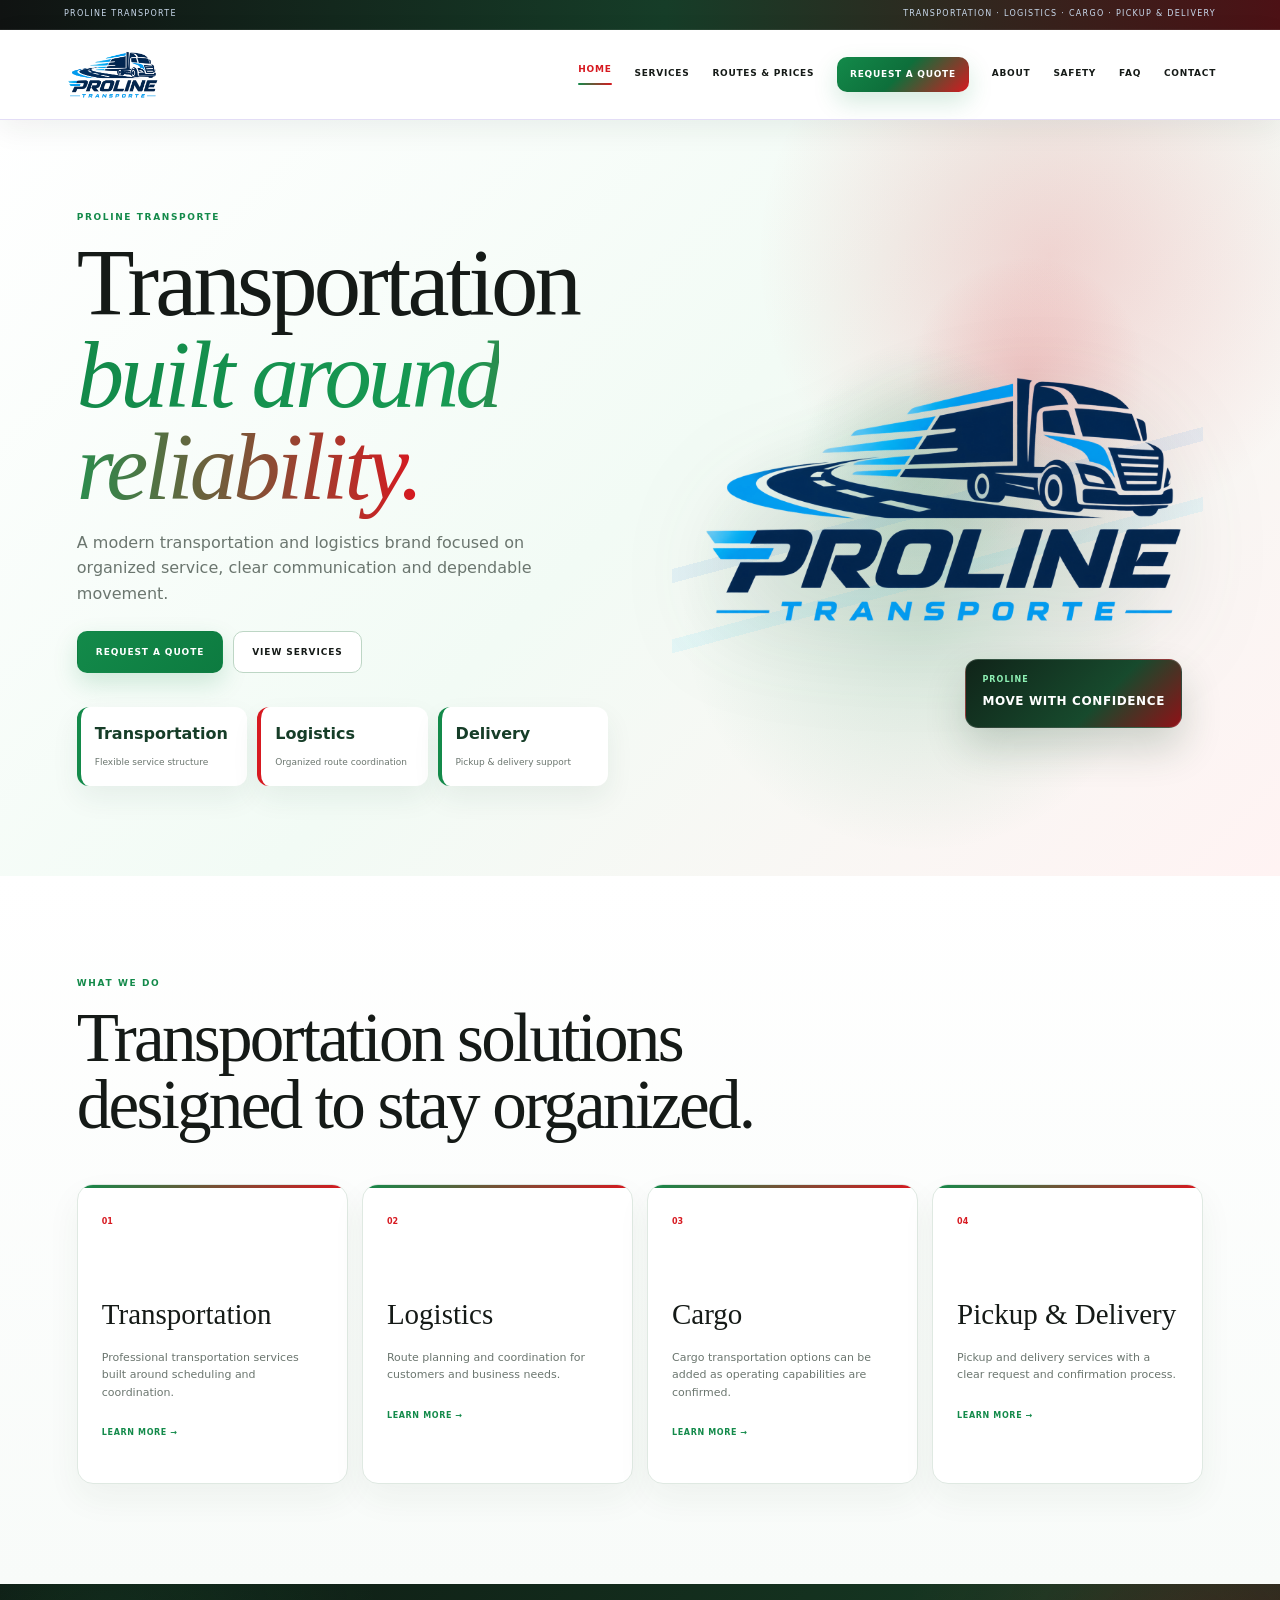
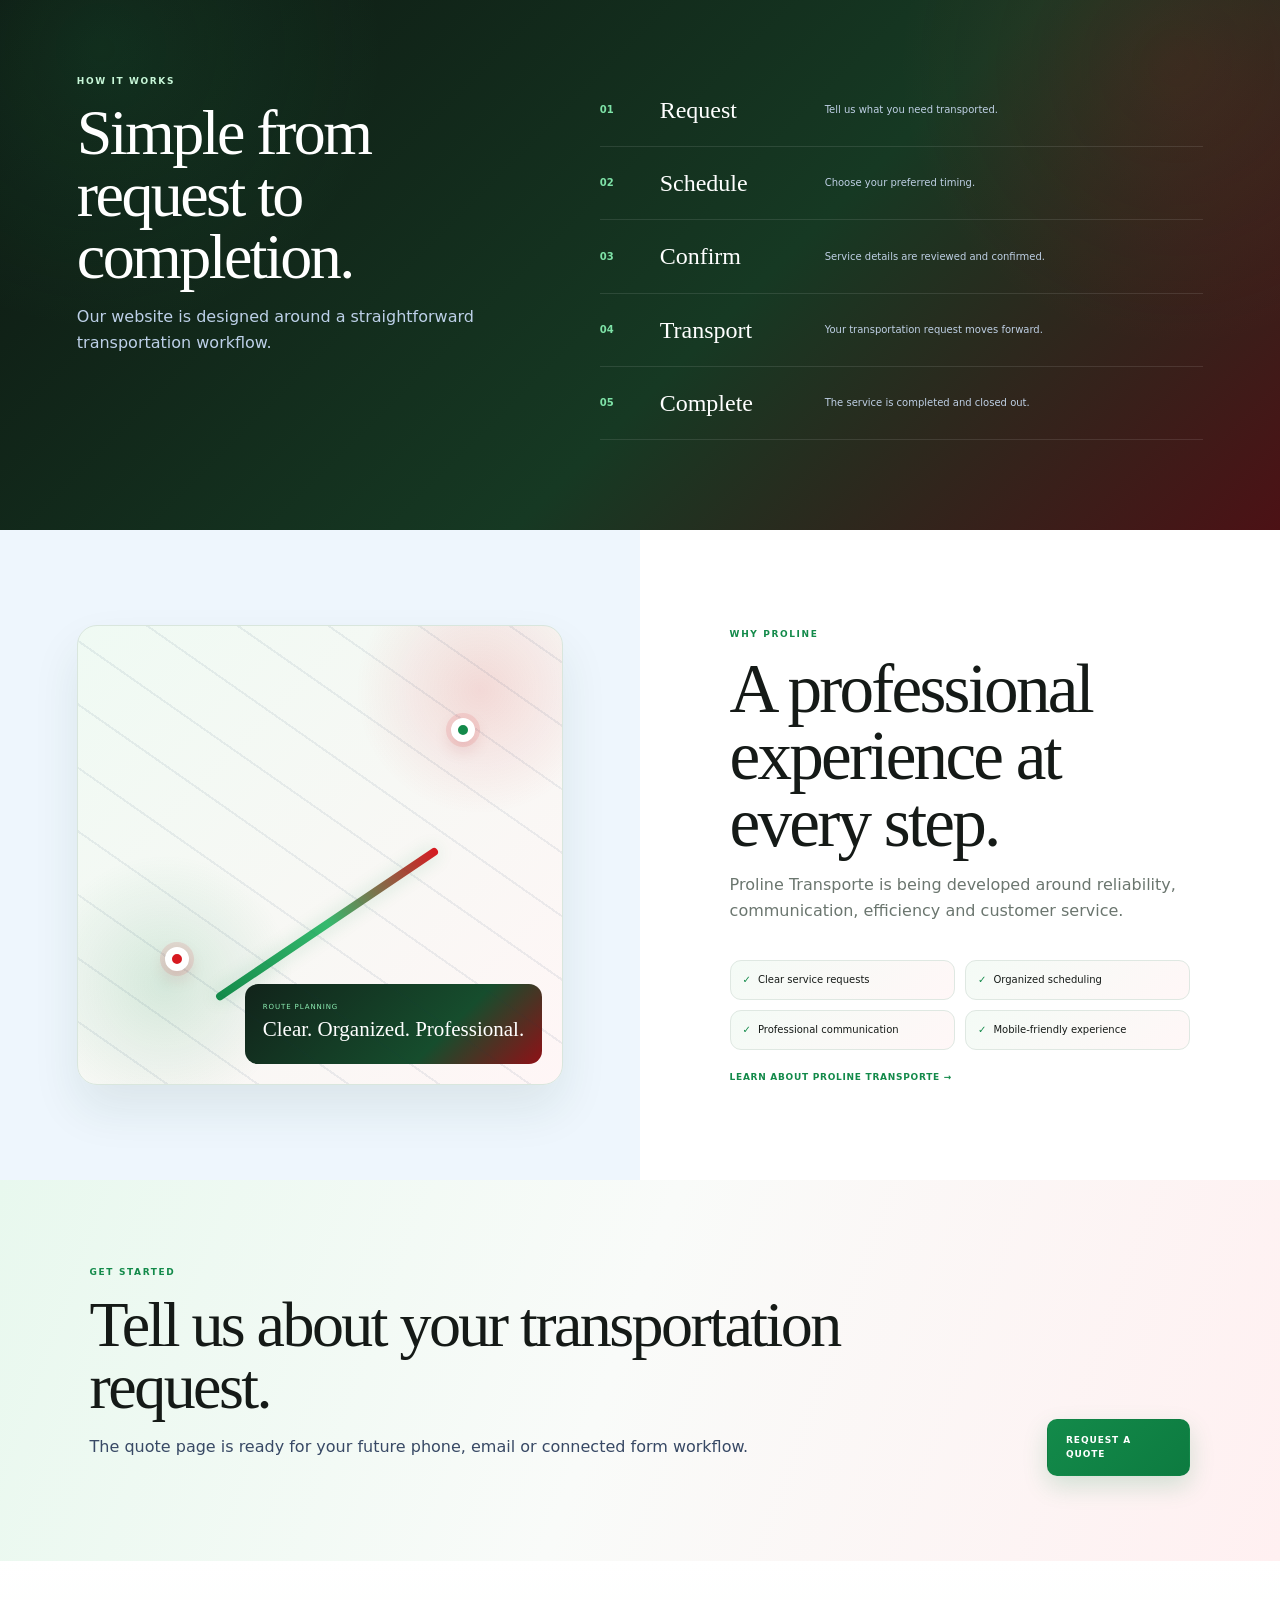
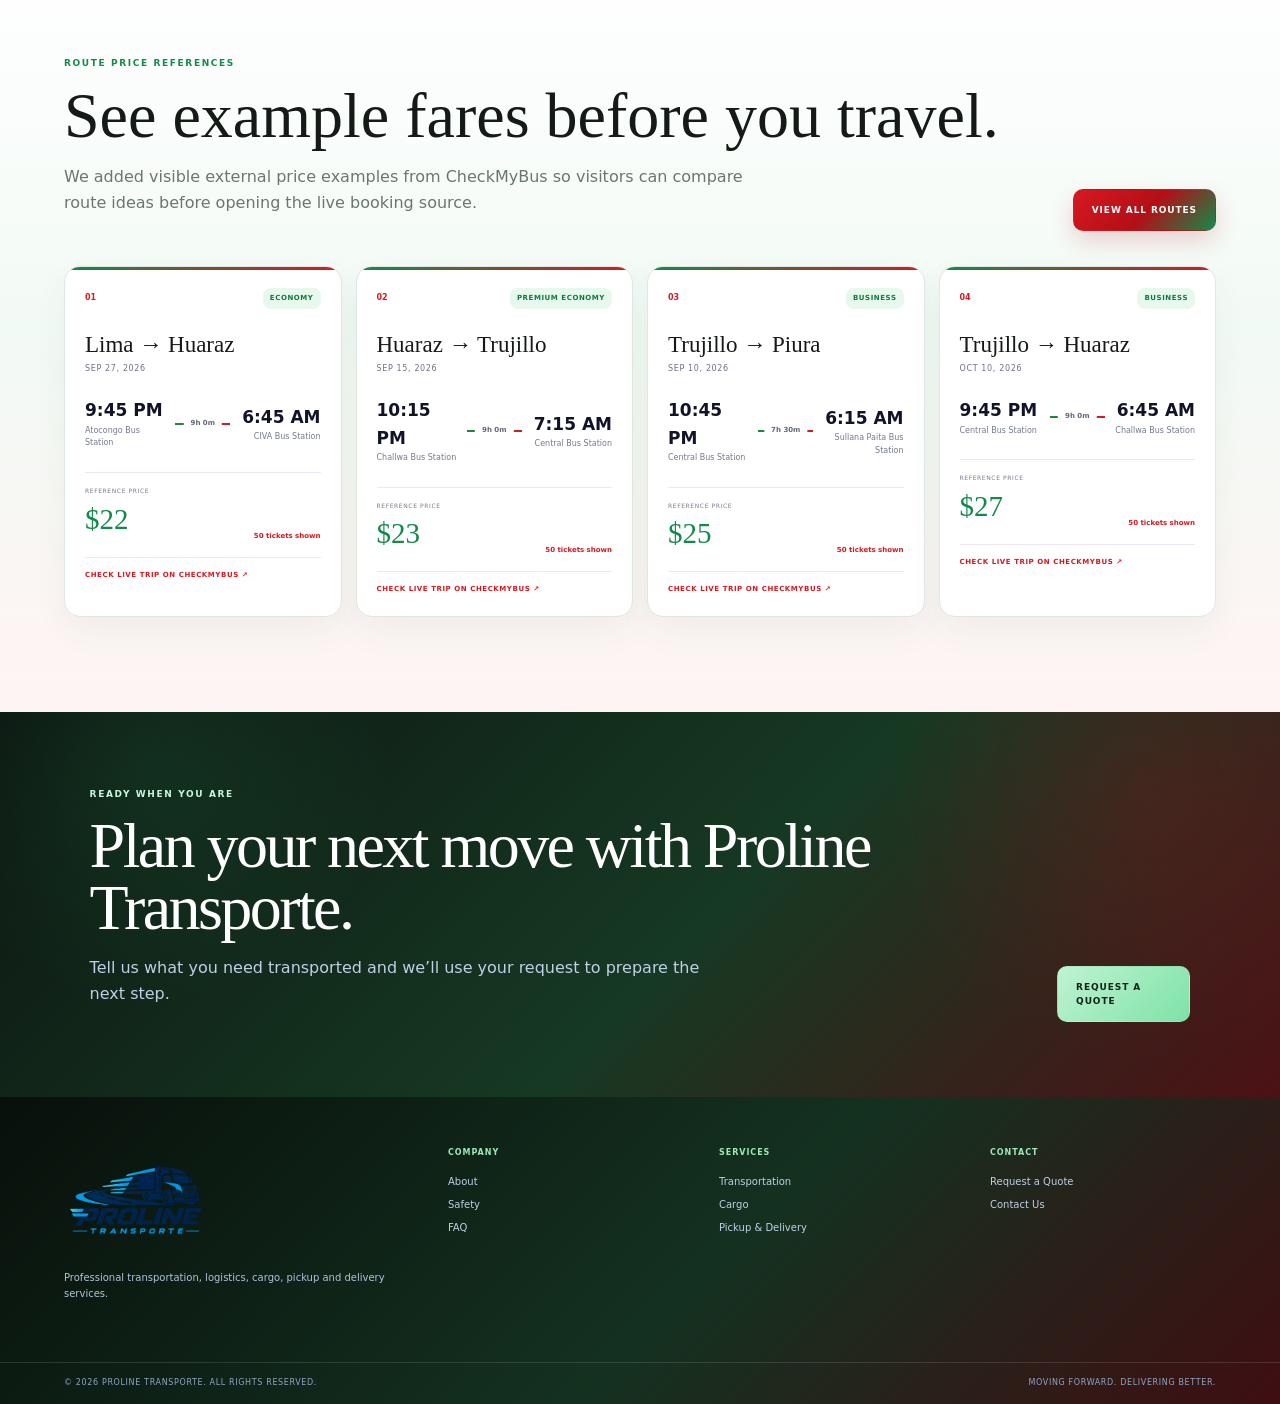
<file: index.html>
<!doctype html>
<html lang="en">
<head>
  <meta charset="utf-8">
  <meta name="viewport" content="width=device-width,initial-scale=1">
  <title>Proline Transporte — Transportation & Logistics</title>
  <meta name="description" content="Official website of Proline Transporte — professional transportation, logistics, cargo, pickup and delivery services.">
  <meta name="theme-color" content="#071f42">
  <meta property="og:title" content="Proline Transporte — Transportation & Logistics">
  <meta property="og:description" content="Official website of Proline Transporte — professional transportation, logistics, cargo, pickup and delivery services.">
  <meta property="og:type" content="website">
  <meta property="og:url" content="https://proline-transporte.github.io/">
  <meta property="og:image" content="https://proline-transporte.github.io/assets/proline-transporte-logo.png">
  <link rel="icon" href="/favicon.ico">
  <link rel="icon" type="image/png" sizes="32x32" href="/favicon-32x32.png">
  <link rel="apple-touch-icon" href="/apple-touch-icon.png">
  <link rel="manifest" href="/site.webmanifest">
  <link rel="stylesheet" href="/styles.css">
</head>
<body>
  <a class="skip-link" href="#main">Skip to content</a>

  <div class="utility-bar">
    <span>PROLINE TRANSPORTE</span>
    <span>Transportation · Logistics · Cargo · Pickup & Delivery</span>
  </div>

  <header class="site-header">
    <a class="brand" href="/index.html" aria-label="Proline Transporte home">
      <img src="/assets/proline-transporte-logo.png" alt="Proline Transporte">
    </a>
    <button class="menu-button" type="button" aria-expanded="false" aria-label="Open menu">Menu</button>
    <nav class="nav" aria-label="Primary navigation">
      <a class="active" href="/index.html">Home</a>
      <a class="" href="/services.html">Services</a>
      <a class="" href="/routes-prices.html">Routes & Prices</a>
      <a class="quote-nav" href="/quote.html">Request a Quote</a>
      <a class="" href="/about.html">About</a>
      <a class="" href="/safety.html">Safety</a>
      <a class="" href="/faq.html">FAQ</a>
      <a class="" href="/contact.html">Contact</a>
    </nav>
  </header>

  <main id="main">

<section class="hero">
  <div class="hero-copy reveal">
    <p class="eyebrow">PROLINE TRANSPORTE</p>
    <h1>Transportation<br><em>built around reliability.</em></h1>
    <p class="hero-lede">A modern transportation and logistics brand focused on organized service, clear communication and dependable movement.</p>
    <div class="hero-actions">
      <a class="button primary" href="/quote.html">Request a Quote</a>
      <a class="button secondary" href="/services.html">View Services</a>
    </div>
    <div class="hero-points">
      <div><strong>Transportation</strong><span>Flexible service structure</span></div>
      <div><strong>Logistics</strong><span>Organized route coordination</span></div>
      <div><strong>Delivery</strong><span>Pickup & delivery support</span></div>
    </div>
  </div>
  <div class="hero-visual reveal">
    <div class="road-lines"></div>
    <img src="/assets/proline-transporte-logo.png" alt="Proline Transporte logo">
    <div class="hero-badge"><span>PROLINE</span><strong>MOVE WITH CONFIDENCE</strong></div>
  </div>
</section>

<section class="services-preview reveal">
  <div class="section-heading">
    <p class="eyebrow">WHAT WE DO</p>
    <h2>Transportation solutions<br>designed to stay organized.</h2>
  </div>
  <div class="service-grid">
    <article><span>01</span><h3>Transportation</h3><p>Professional transportation services built around scheduling and coordination.</p><a href="/services.html">Learn more →</a></article>
    <article><span>02</span><h3>Logistics</h3><p>Route planning and coordination for customers and business needs.</p><a href="/services.html#logistics">Learn more →</a></article>
    <article><span>03</span><h3>Cargo</h3><p>Cargo transportation options can be added as operating capabilities are confirmed.</p><a href="/services.html#cargo">Learn more →</a></article>
    <article><span>04</span><h3>Pickup & Delivery</h3><p>Pickup and delivery services with a clear request and confirmation process.</p><a href="/services.html#delivery">Learn more →</a></article>
  </div>
</section>

<section class="process-section reveal">
  <div>
    <p class="eyebrow light">HOW IT WORKS</p>
    <h2>Simple from request to completion.</h2>
    <p>Our website is designed around a straightforward transportation workflow.</p>
  </div>
  <div class="process-steps">
    <div><b>01</b><strong>Request</strong><span>Tell us what you need transported.</span></div>
    <div><b>02</b><strong>Schedule</strong><span>Choose your preferred timing.</span></div>
    <div><b>03</b><strong>Confirm</strong><span>Service details are reviewed and confirmed.</span></div>
    <div><b>04</b><strong>Transport</strong><span>Your transportation request moves forward.</span></div>
    <div><b>05</b><strong>Complete</strong><span>The service is completed and closed out.</span></div>
  </div>
</section>

<section class="why-section reveal">
  <div class="why-visual">
    <div class="route-map">
      <span class="pin pin-a"></span>
      <span class="pin pin-b"></span>
      <span class="route-line"></span>
      <div class="route-card"><small>ROUTE PLANNING</small><strong>Clear. Organized. Professional.</strong></div>
    </div>
  </div>
  <div class="why-copy">
    <p class="eyebrow">WHY PROLINE</p>
    <h2>A professional experience at every step.</h2>
    <p>Proline Transporte is being developed around reliability, communication, efficiency and customer service.</p>
    <div class="check-list">
      <span>Clear service requests</span>
      <span>Organized scheduling</span>
      <span>Professional communication</span>
      <span>Mobile-friendly experience</span>
    </div>
    <a class="text-link" href="/about.html">Learn about Proline Transporte →</a>
  </div>
</section>

<section class="quote-preview reveal">
  <div>
    <p class="eyebrow">GET STARTED</p>
    <h2>Tell us about your transportation request.</h2>
    <p>The quote page is ready for your future phone, email or connected form workflow.</p>
  </div>
  <a class="button primary" href="/quote.html">Request a Quote</a>
</section>

  </main>

  
<section class="home-route-prices reveal">
  <div class="home-route-head">
    <div>
      <p class="eyebrow">ROUTE PRICE REFERENCES</p>
      <h2>See example fares before you travel.</h2>
      <p>We added visible external price examples from CheckMyBus so visitors can compare route ideas before opening the live booking source.</p>
    </div>
    <a class="button purple" href="/routes-prices.html">View All Routes</a>
  </div>
  <div class="trip-grid home-trip-grid">
    <article class="trip-card" data-trip-class="economy">
      <div class="trip-card-top">
        <span class="trip-number">01</span>
        <span class="trip-class">Economy</span>
      </div>
      <h3>Lima → Huaraz</h3>
      <div class="trip-date">Sep 27, 2026</div>
      <div class="trip-times">
        <div><strong>9:45 PM</strong><span>Atocongo Bus Station</span></div>
        <div class="trip-line"><b>9h 0m</b></div>
        <div><strong>6:45 AM</strong><span>CIVA Bus Station</span></div>
      </div>
      <div class="trip-price-row">
        <div><small>REFERENCE PRICE</small><strong>$22</strong></div>
        <span>50 tickets shown</span>
      </div>
      <a class="trip-link" href="https://www.checkmybus.com/lima-lp/huaraz-an" target="_blank" rel="noopener noreferrer">Check live trip on CheckMyBus ↗</a>
    </article>
    
    <article class="trip-card" data-trip-class="premium-economy">
      <div class="trip-card-top">
        <span class="trip-number">02</span>
        <span class="trip-class">Premium Economy</span>
      </div>
      <h3>Huaraz → Trujillo</h3>
      <div class="trip-date">Sep 15, 2026</div>
      <div class="trip-times">
        <div><strong>10:15 PM</strong><span>Challwa Bus Station</span></div>
        <div class="trip-line"><b>9h 0m</b></div>
        <div><strong>7:15 AM</strong><span>Central Bus Station</span></div>
      </div>
      <div class="trip-price-row">
        <div><small>REFERENCE PRICE</small><strong>$23</strong></div>
        <span>50 tickets shown</span>
      </div>
      <a class="trip-link" href="https://www.checkmybus.com/huaraz-an/trujillo-ll" target="_blank" rel="noopener noreferrer">Check live trip on CheckMyBus ↗</a>
    </article>
    
    <article class="trip-card" data-trip-class="business">
      <div class="trip-card-top">
        <span class="trip-number">03</span>
        <span class="trip-class">Business</span>
      </div>
      <h3>Trujillo → Piura</h3>
      <div class="trip-date">Sep 10, 2026</div>
      <div class="trip-times">
        <div><strong>10:45 PM</strong><span>Central Bus Station</span></div>
        <div class="trip-line"><b>7h 30m</b></div>
        <div><strong>6:15 AM</strong><span>Sullana Paita Bus Station</span></div>
      </div>
      <div class="trip-price-row">
        <div><small>REFERENCE PRICE</small><strong>$25</strong></div>
        <span>50 tickets shown</span>
      </div>
      <a class="trip-link" href="https://www.checkmybus.com/trujillo-ll/piura-pi" target="_blank" rel="noopener noreferrer">Check live trip on CheckMyBus ↗</a>
    </article>
    
    <article class="trip-card" data-trip-class="business">
      <div class="trip-card-top">
        <span class="trip-number">04</span>
        <span class="trip-class">Business</span>
      </div>
      <h3>Trujillo → Huaraz</h3>
      <div class="trip-date">Oct 10, 2026</div>
      <div class="trip-times">
        <div><strong>9:45 PM</strong><span>Central Bus Station</span></div>
        <div class="trip-line"><b>9h 0m</b></div>
        <div><strong>6:45 AM</strong><span>Challwa Bus Station</span></div>
      </div>
      <div class="trip-price-row">
        <div><small>REFERENCE PRICE</small><strong>$27</strong></div>
        <span>50 tickets shown</span>
      </div>
      <a class="trip-link" href="https://www.checkmybus.com/coach-providers/transportes-linea" target="_blank" rel="noopener noreferrer">Check live trip on CheckMyBus ↗</a>
    </article>
    </div>
</section>

<section class="cta-band">
    <div>
      <p class="eyebrow light">READY WHEN YOU ARE</p>
      <h2>Plan your next move with Proline Transporte.</h2>
      <p>Tell us what you need transported and we’ll use your request to prepare the next step.</p>
    </div>
    <a class="button yellow" href="/quote.html">Request a Quote</a>
  </section>

  <footer>
    <div class="footer-grid">
      <div class="footer-brand">
        <img src="/assets/proline-transporte-logo.png" alt="Proline Transporte">
        <p>Professional transportation, logistics, cargo, pickup and delivery services.</p>
      </div>
      <div>
        <strong>Company</strong>
        <a href="/about.html">About</a>
        <a href="/safety.html">Safety</a>
        <a href="/faq.html">FAQ</a>
      </div>
      <div>
        <strong>Services</strong>
        <a href="/services.html">Transportation</a>
        <a href="/services.html#cargo">Cargo</a>
        <a href="/services.html#delivery">Pickup & Delivery</a>
      </div>
      <div>
        <strong>Contact</strong>
        <a href="/quote.html">Request a Quote</a>
        <a href="/contact.html">Contact Us</a>
      </div>
    </div>
    <div class="footer-bottom">
      <span>© 2026 Proline Transporte. All rights reserved.</span>
      <span>Moving Forward. Delivering Better.</span>
    </div>
  </footer>
  <script src="/script.js"></script>
</body>
</html>
</file>
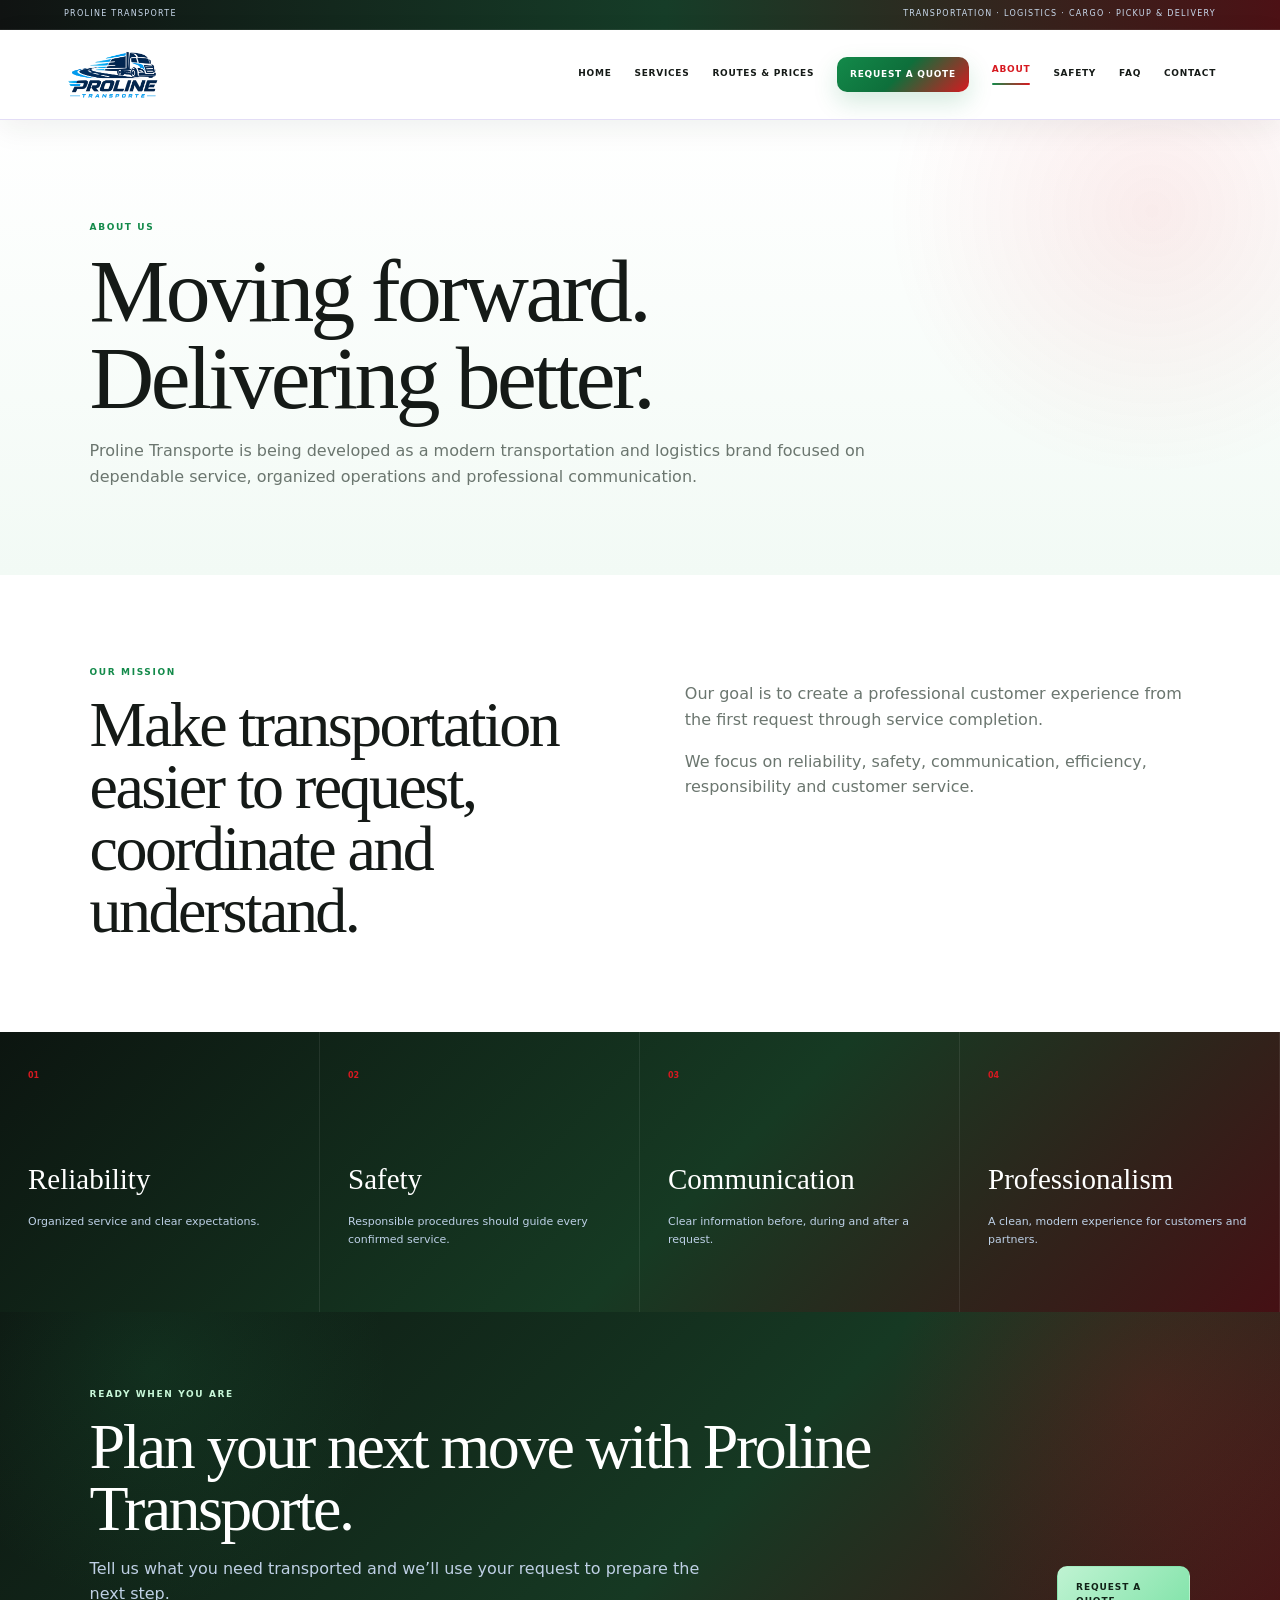
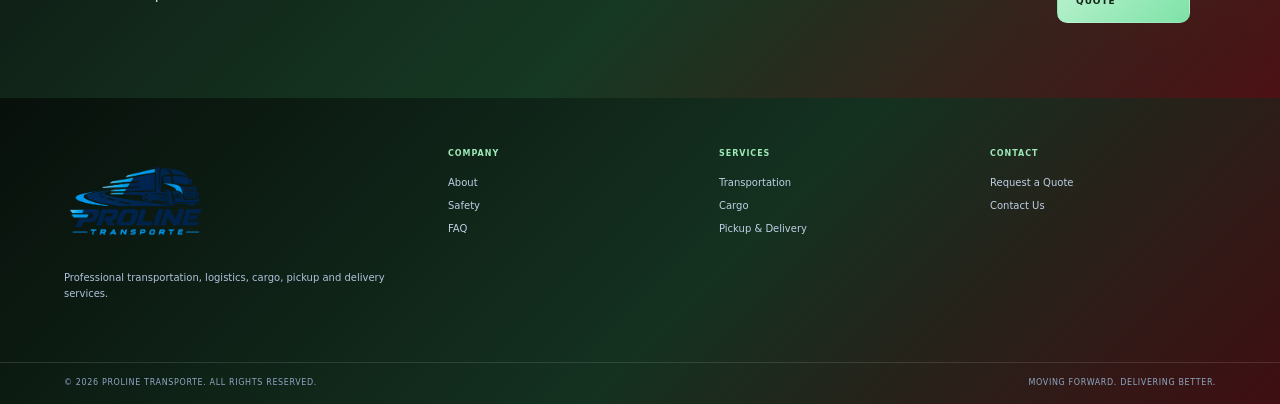
<file: about.html>
<!doctype html>
<html lang="en">
<head>
  <meta charset="utf-8">
  <meta name="viewport" content="width=device-width,initial-scale=1">
  <title>About — Proline Transporte</title>
  <meta name="description" content="Learn about Proline Transporte and our transportation service vision.">
  <meta name="theme-color" content="#071f42">
  <meta property="og:title" content="About — Proline Transporte">
  <meta property="og:description" content="Learn about Proline Transporte and our transportation service vision.">
  <meta property="og:type" content="website">
  <meta property="og:url" content="https://proline-transporte.github.io/">
  <meta property="og:image" content="https://proline-transporte.github.io/assets/proline-transporte-logo.png">
  <link rel="icon" href="/favicon.ico">
  <link rel="icon" type="image/png" sizes="32x32" href="/favicon-32x32.png">
  <link rel="apple-touch-icon" href="/apple-touch-icon.png">
  <link rel="manifest" href="/site.webmanifest">
  <link rel="stylesheet" href="/styles.css">
</head>
<body>
  <a class="skip-link" href="#main">Skip to content</a>

  <div class="utility-bar">
    <span>PROLINE TRANSPORTE</span>
    <span>Transportation · Logistics · Cargo · Pickup & Delivery</span>
  </div>

  <header class="site-header">
    <a class="brand" href="/index.html" aria-label="Proline Transporte home">
      <img src="/assets/proline-transporte-logo.png" alt="Proline Transporte">
    </a>
    <button class="menu-button" type="button" aria-expanded="false" aria-label="Open menu">Menu</button>
    <nav class="nav" aria-label="Primary navigation">
      <a class="" href="/index.html">Home</a>
      <a class="" href="/services.html">Services</a>
      <a class="" href="/routes-prices.html">Routes & Prices</a>
      <a class="quote-nav" href="/quote.html">Request a Quote</a>
      <a class="active" href="/about.html">About</a>
      <a class="" href="/safety.html">Safety</a>
      <a class="" href="/faq.html">FAQ</a>
      <a class="" href="/contact.html">Contact</a>
    </nav>
  </header>

  <main id="main">

<section class="page-hero reveal">
  <p class="eyebrow">ABOUT US</p>
  <h1>Moving forward.<br>Delivering better.</h1>
  <p>Proline Transporte is being developed as a modern transportation and logistics brand focused on dependable service, organized operations and professional communication.</p>
</section>
<section class="about-layout reveal">
  <div><p class="eyebrow">OUR MISSION</p><h2>Make transportation easier to request, coordinate and understand.</h2></div>
  <div><p>Our goal is to create a professional customer experience from the first request through service completion.</p><p>We focus on reliability, safety, communication, efficiency, responsibility and customer service.</p></div>
</section>
<section class="values-grid reveal">
  <article><span>01</span><h3>Reliability</h3><p>Organized service and clear expectations.</p></article>
  <article><span>02</span><h3>Safety</h3><p>Responsible procedures should guide every confirmed service.</p></article>
  <article><span>03</span><h3>Communication</h3><p>Clear information before, during and after a request.</p></article>
  <article><span>04</span><h3>Professionalism</h3><p>A clean, modern experience for customers and partners.</p></article>
</section>

  </main>

  <section class="cta-band">
    <div>
      <p class="eyebrow light">READY WHEN YOU ARE</p>
      <h2>Plan your next move with Proline Transporte.</h2>
      <p>Tell us what you need transported and we’ll use your request to prepare the next step.</p>
    </div>
    <a class="button yellow" href="/quote.html">Request a Quote</a>
  </section>

  <footer>
    <div class="footer-grid">
      <div class="footer-brand">
        <img src="/assets/proline-transporte-logo.png" alt="Proline Transporte">
        <p>Professional transportation, logistics, cargo, pickup and delivery services.</p>
      </div>
      <div>
        <strong>Company</strong>
        <a href="/about.html">About</a>
        <a href="/safety.html">Safety</a>
        <a href="/faq.html">FAQ</a>
      </div>
      <div>
        <strong>Services</strong>
        <a href="/services.html">Transportation</a>
        <a href="/services.html#cargo">Cargo</a>
        <a href="/services.html#delivery">Pickup & Delivery</a>
      </div>
      <div>
        <strong>Contact</strong>
        <a href="/quote.html">Request a Quote</a>
        <a href="/contact.html">Contact Us</a>
      </div>
    </div>
    <div class="footer-bottom">
      <span>© 2026 Proline Transporte. All rights reserved.</span>
      <span>Moving Forward. Delivering Better.</span>
    </div>
  </footer>
  <script src="/script.js"></script>
</body>
</html>
</file>
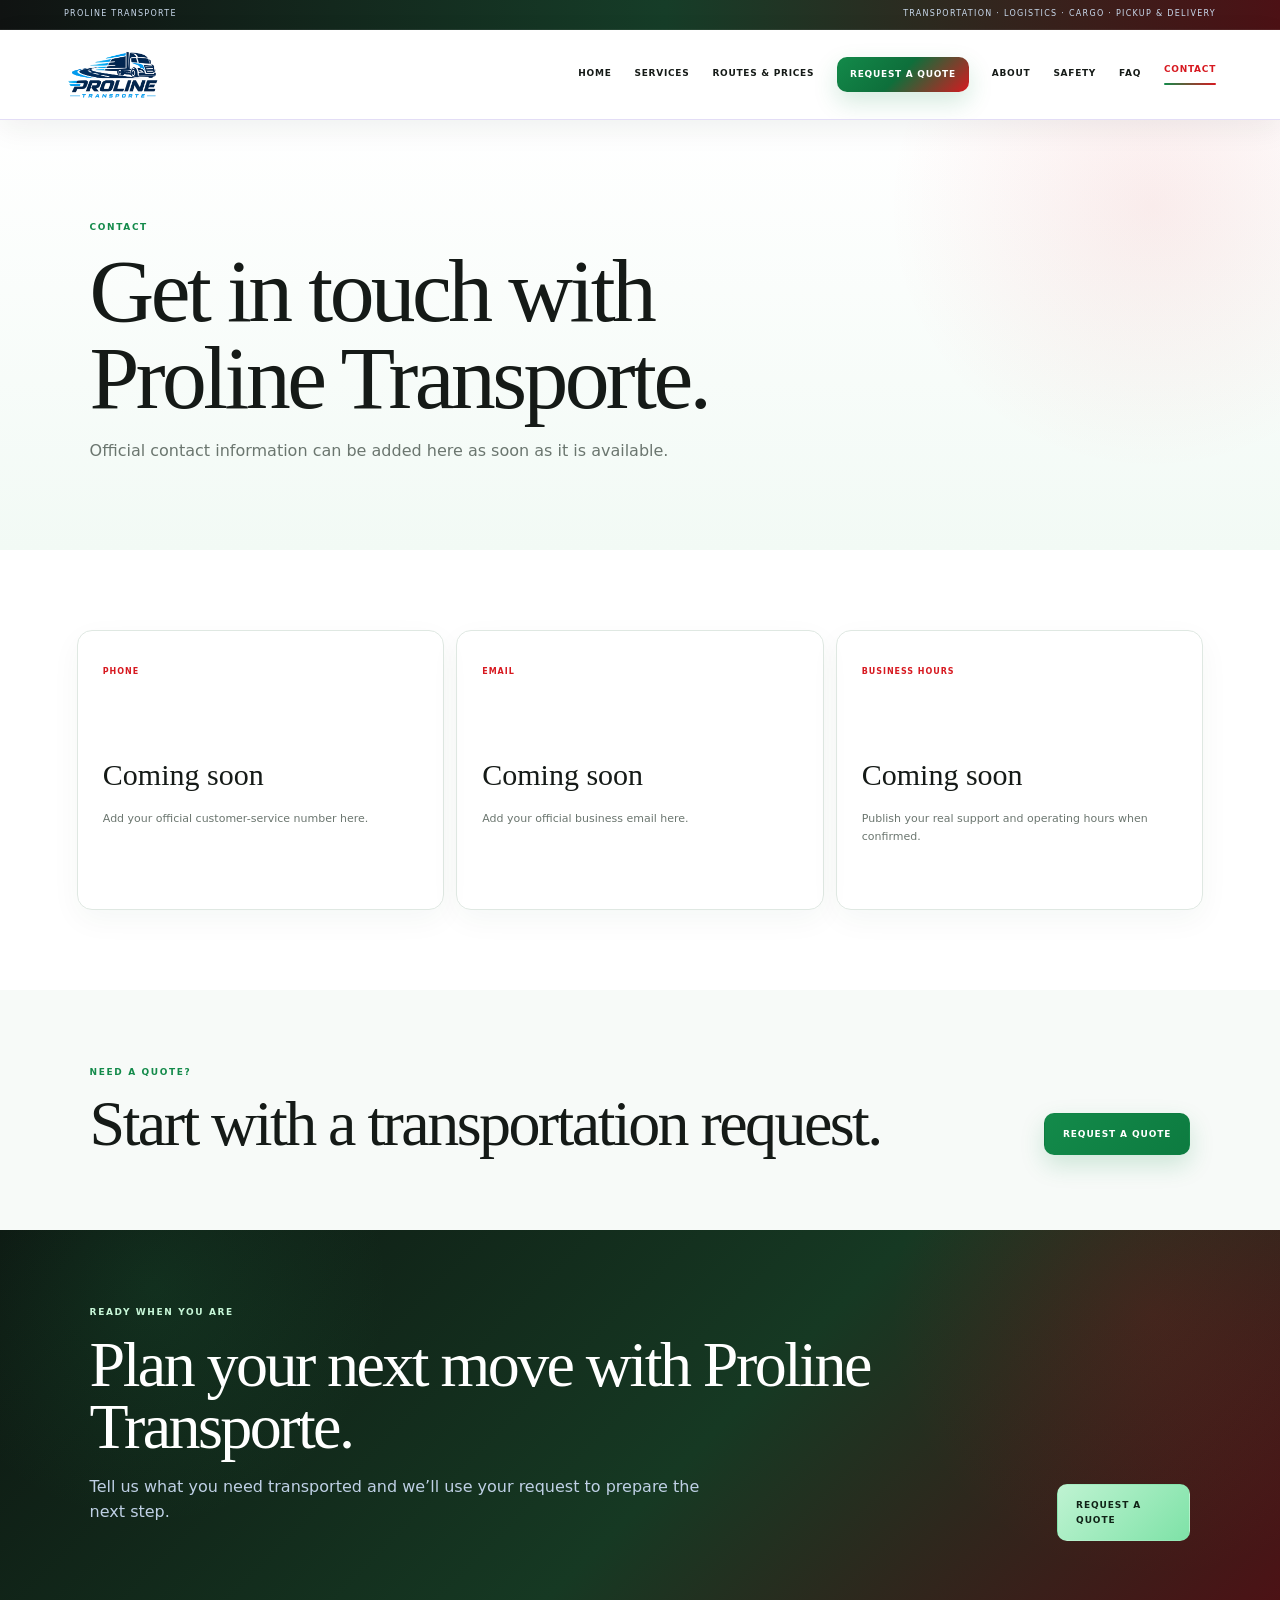
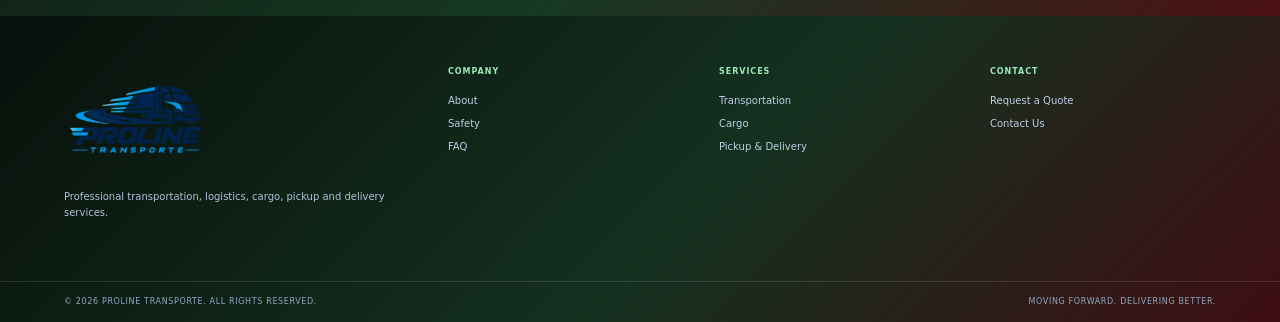
<file: contact.html>
<!doctype html>
<html lang="en">
<head>
  <meta charset="utf-8">
  <meta name="viewport" content="width=device-width,initial-scale=1">
  <title>Contact — Proline Transporte</title>
  <meta name="description" content="Contact Proline Transporte.">
  <meta name="theme-color" content="#071f42">
  <meta property="og:title" content="Contact — Proline Transporte">
  <meta property="og:description" content="Contact Proline Transporte.">
  <meta property="og:type" content="website">
  <meta property="og:url" content="https://proline-transporte.github.io/">
  <meta property="og:image" content="https://proline-transporte.github.io/assets/proline-transporte-logo.png">
  <link rel="icon" href="/favicon.ico">
  <link rel="icon" type="image/png" sizes="32x32" href="/favicon-32x32.png">
  <link rel="apple-touch-icon" href="/apple-touch-icon.png">
  <link rel="manifest" href="/site.webmanifest">
  <link rel="stylesheet" href="/styles.css">
</head>
<body>
  <a class="skip-link" href="#main">Skip to content</a>

  <div class="utility-bar">
    <span>PROLINE TRANSPORTE</span>
    <span>Transportation · Logistics · Cargo · Pickup & Delivery</span>
  </div>

  <header class="site-header">
    <a class="brand" href="/index.html" aria-label="Proline Transporte home">
      <img src="/assets/proline-transporte-logo.png" alt="Proline Transporte">
    </a>
    <button class="menu-button" type="button" aria-expanded="false" aria-label="Open menu">Menu</button>
    <nav class="nav" aria-label="Primary navigation">
      <a class="" href="/index.html">Home</a>
      <a class="" href="/services.html">Services</a>
      <a class="" href="/routes-prices.html">Routes & Prices</a>
      <a class="quote-nav" href="/quote.html">Request a Quote</a>
      <a class="" href="/about.html">About</a>
      <a class="" href="/safety.html">Safety</a>
      <a class="" href="/faq.html">FAQ</a>
      <a class="active" href="/contact.html">Contact</a>
    </nav>
  </header>

  <main id="main">

<section class="page-hero reveal">
  <p class="eyebrow">CONTACT</p>
  <h1>Get in touch with<br>Proline Transporte.</h1>
  <p>Official contact information can be added here as soon as it is available.</p>
</section>
<section class="contact-grid reveal">
  <article><span>PHONE</span><h2>Coming soon</h2><p>Add your official customer-service number here.</p></article>
  <article><span>EMAIL</span><h2>Coming soon</h2><p>Add your official business email here.</p></article>
  <article><span>BUSINESS HOURS</span><h2>Coming soon</h2><p>Publish your real support and operating hours when confirmed.</p></article>
</section>
<section class="contact-cta reveal">
  <div><p class="eyebrow">NEED A QUOTE?</p><h2>Start with a transportation request.</h2></div>
  <a class="button primary" href="/quote.html">Request a Quote</a>
</section>

  </main>

  <section class="cta-band">
    <div>
      <p class="eyebrow light">READY WHEN YOU ARE</p>
      <h2>Plan your next move with Proline Transporte.</h2>
      <p>Tell us what you need transported and we’ll use your request to prepare the next step.</p>
    </div>
    <a class="button yellow" href="/quote.html">Request a Quote</a>
  </section>

  <footer>
    <div class="footer-grid">
      <div class="footer-brand">
        <img src="/assets/proline-transporte-logo.png" alt="Proline Transporte">
        <p>Professional transportation, logistics, cargo, pickup and delivery services.</p>
      </div>
      <div>
        <strong>Company</strong>
        <a href="/about.html">About</a>
        <a href="/safety.html">Safety</a>
        <a href="/faq.html">FAQ</a>
      </div>
      <div>
        <strong>Services</strong>
        <a href="/services.html">Transportation</a>
        <a href="/services.html#cargo">Cargo</a>
        <a href="/services.html#delivery">Pickup & Delivery</a>
      </div>
      <div>
        <strong>Contact</strong>
        <a href="/quote.html">Request a Quote</a>
        <a href="/contact.html">Contact Us</a>
      </div>
    </div>
    <div class="footer-bottom">
      <span>© 2026 Proline Transporte. All rights reserved.</span>
      <span>Moving Forward. Delivering Better.</span>
    </div>
  </footer>
  <script src="/script.js"></script>
</body>
</html>
</file>
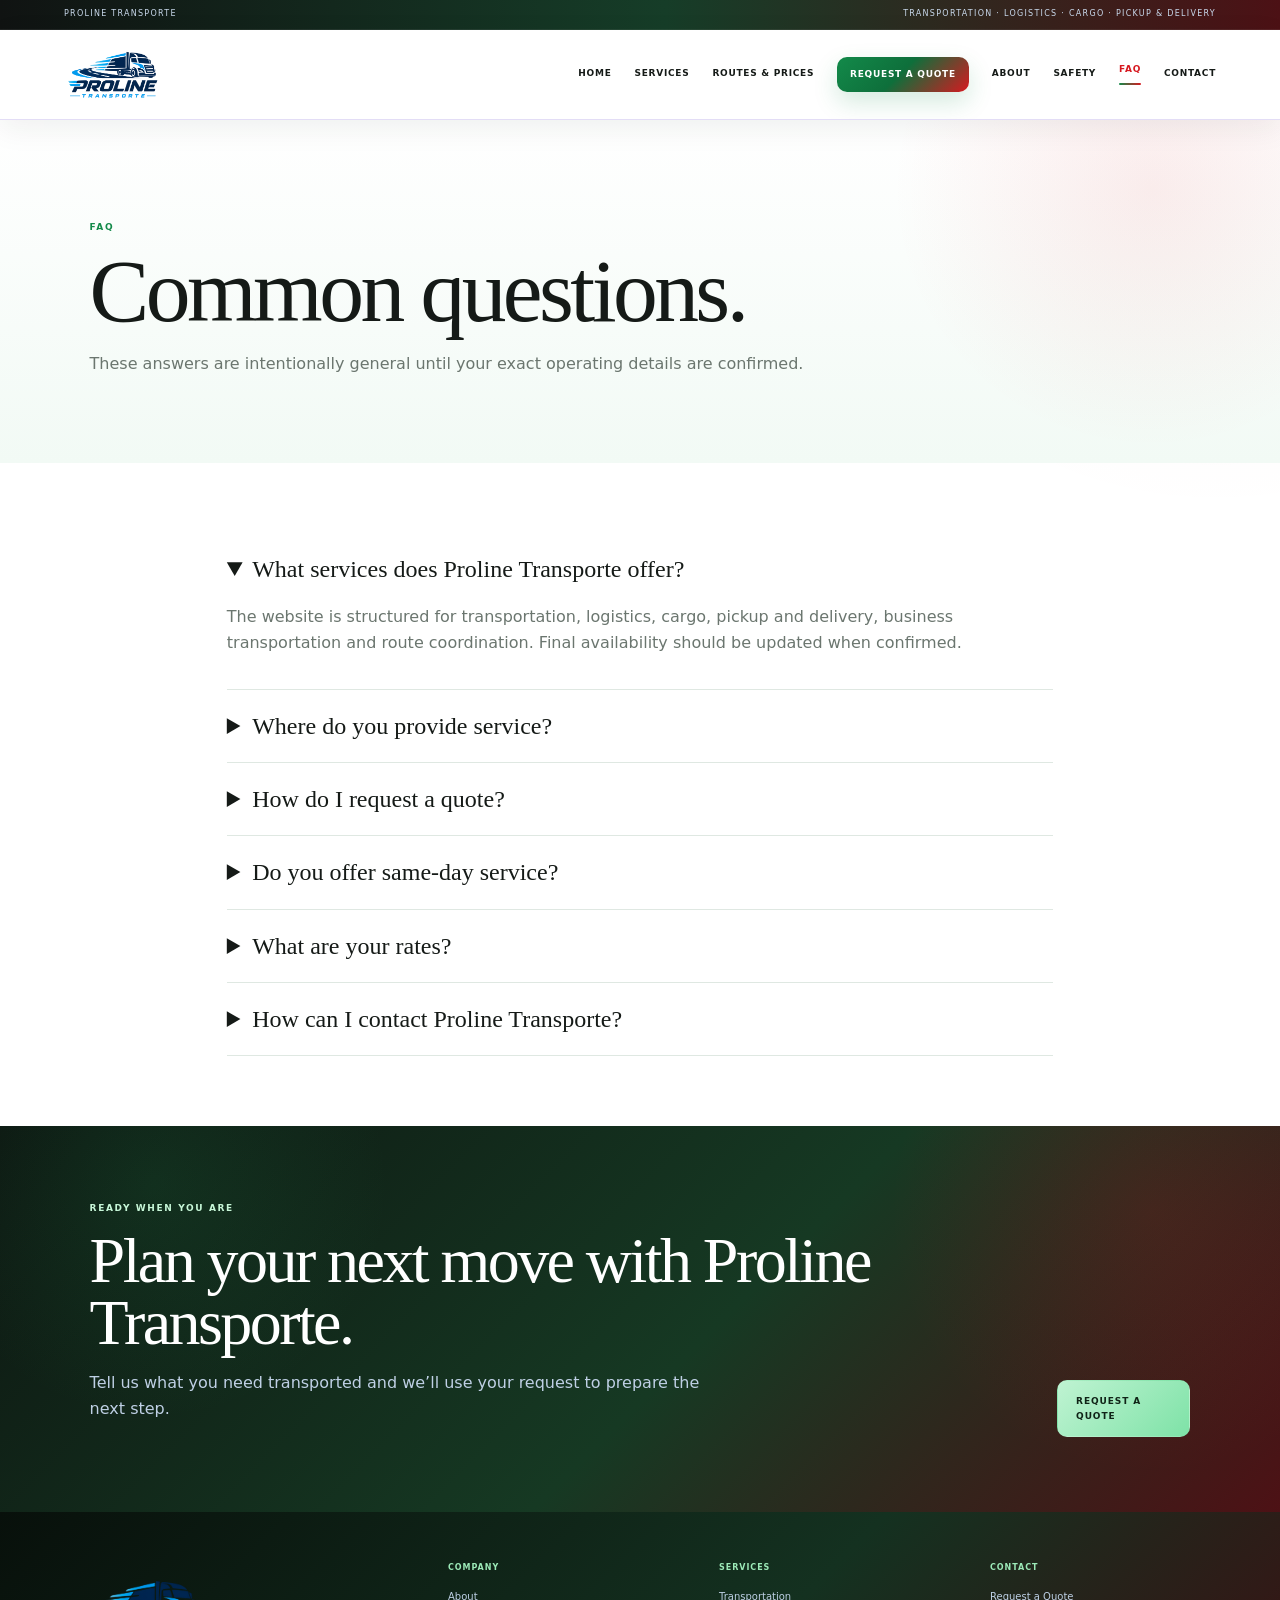
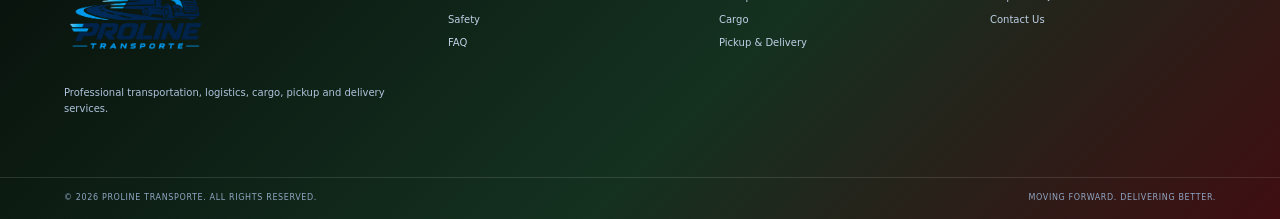
<file: faq.html>
<!doctype html>
<html lang="en">
<head>
  <meta charset="utf-8">
  <meta name="viewport" content="width=device-width,initial-scale=1">
  <title>FAQ — Proline Transporte</title>
  <meta name="description" content="Frequently asked questions about Proline Transporte.">
  <meta name="theme-color" content="#071f42">
  <meta property="og:title" content="FAQ — Proline Transporte">
  <meta property="og:description" content="Frequently asked questions about Proline Transporte.">
  <meta property="og:type" content="website">
  <meta property="og:url" content="https://proline-transporte.github.io/">
  <meta property="og:image" content="https://proline-transporte.github.io/assets/proline-transporte-logo.png">
  <link rel="icon" href="/favicon.ico">
  <link rel="icon" type="image/png" sizes="32x32" href="/favicon-32x32.png">
  <link rel="apple-touch-icon" href="/apple-touch-icon.png">
  <link rel="manifest" href="/site.webmanifest">
  <link rel="stylesheet" href="/styles.css">
</head>
<body>
  <a class="skip-link" href="#main">Skip to content</a>

  <div class="utility-bar">
    <span>PROLINE TRANSPORTE</span>
    <span>Transportation · Logistics · Cargo · Pickup & Delivery</span>
  </div>

  <header class="site-header">
    <a class="brand" href="/index.html" aria-label="Proline Transporte home">
      <img src="/assets/proline-transporte-logo.png" alt="Proline Transporte">
    </a>
    <button class="menu-button" type="button" aria-expanded="false" aria-label="Open menu">Menu</button>
    <nav class="nav" aria-label="Primary navigation">
      <a class="" href="/index.html">Home</a>
      <a class="" href="/services.html">Services</a>
      <a class="" href="/routes-prices.html">Routes & Prices</a>
      <a class="quote-nav" href="/quote.html">Request a Quote</a>
      <a class="" href="/about.html">About</a>
      <a class="" href="/safety.html">Safety</a>
      <a class="active" href="/faq.html">FAQ</a>
      <a class="" href="/contact.html">Contact</a>
    </nav>
  </header>

  <main id="main">

<section class="page-hero reveal">
  <p class="eyebrow">FAQ</p>
  <h1>Common questions.</h1>
  <p>These answers are intentionally general until your exact operating details are confirmed.</p>
</section>
<section class="faq-list reveal">
  <details open><summary>What services does Proline Transporte offer?</summary><p>The website is structured for transportation, logistics, cargo, pickup and delivery, business transportation and route coordination. Final availability should be updated when confirmed.</p></details>
  <details><summary>Where do you provide service?</summary><p>Official service areas have not been published yet. Add the cities, states or regions you actually serve before launch.</p></details>
  <details><summary>How do I request a quote?</summary><p>Use the Request a Quote page. The current form is a website demo and still needs to be connected to your official contact workflow.</p></details>
  <details><summary>Do you offer same-day service?</summary><p>No same-day or guaranteed availability is claimed on this version of the website. Add this only if your operation supports it.</p></details>
  <details><summary>What are your rates?</summary><p>Pricing has not been published. Rates can be added after you define your pricing model and service requirements.</p></details>
  <details><summary>How can I contact Proline Transporte?</summary><p>The Contact page is ready for your official phone number, email address and business hours when you provide them.</p></details>
</section>

  </main>

  <section class="cta-band">
    <div>
      <p class="eyebrow light">READY WHEN YOU ARE</p>
      <h2>Plan your next move with Proline Transporte.</h2>
      <p>Tell us what you need transported and we’ll use your request to prepare the next step.</p>
    </div>
    <a class="button yellow" href="/quote.html">Request a Quote</a>
  </section>

  <footer>
    <div class="footer-grid">
      <div class="footer-brand">
        <img src="/assets/proline-transporte-logo.png" alt="Proline Transporte">
        <p>Professional transportation, logistics, cargo, pickup and delivery services.</p>
      </div>
      <div>
        <strong>Company</strong>
        <a href="/about.html">About</a>
        <a href="/safety.html">Safety</a>
        <a href="/faq.html">FAQ</a>
      </div>
      <div>
        <strong>Services</strong>
        <a href="/services.html">Transportation</a>
        <a href="/services.html#cargo">Cargo</a>
        <a href="/services.html#delivery">Pickup & Delivery</a>
      </div>
      <div>
        <strong>Contact</strong>
        <a href="/quote.html">Request a Quote</a>
        <a href="/contact.html">Contact Us</a>
      </div>
    </div>
    <div class="footer-bottom">
      <span>© 2026 Proline Transporte. All rights reserved.</span>
      <span>Moving Forward. Delivering Better.</span>
    </div>
  </footer>
  <script src="/script.js"></script>
</body>
</html>
</file>
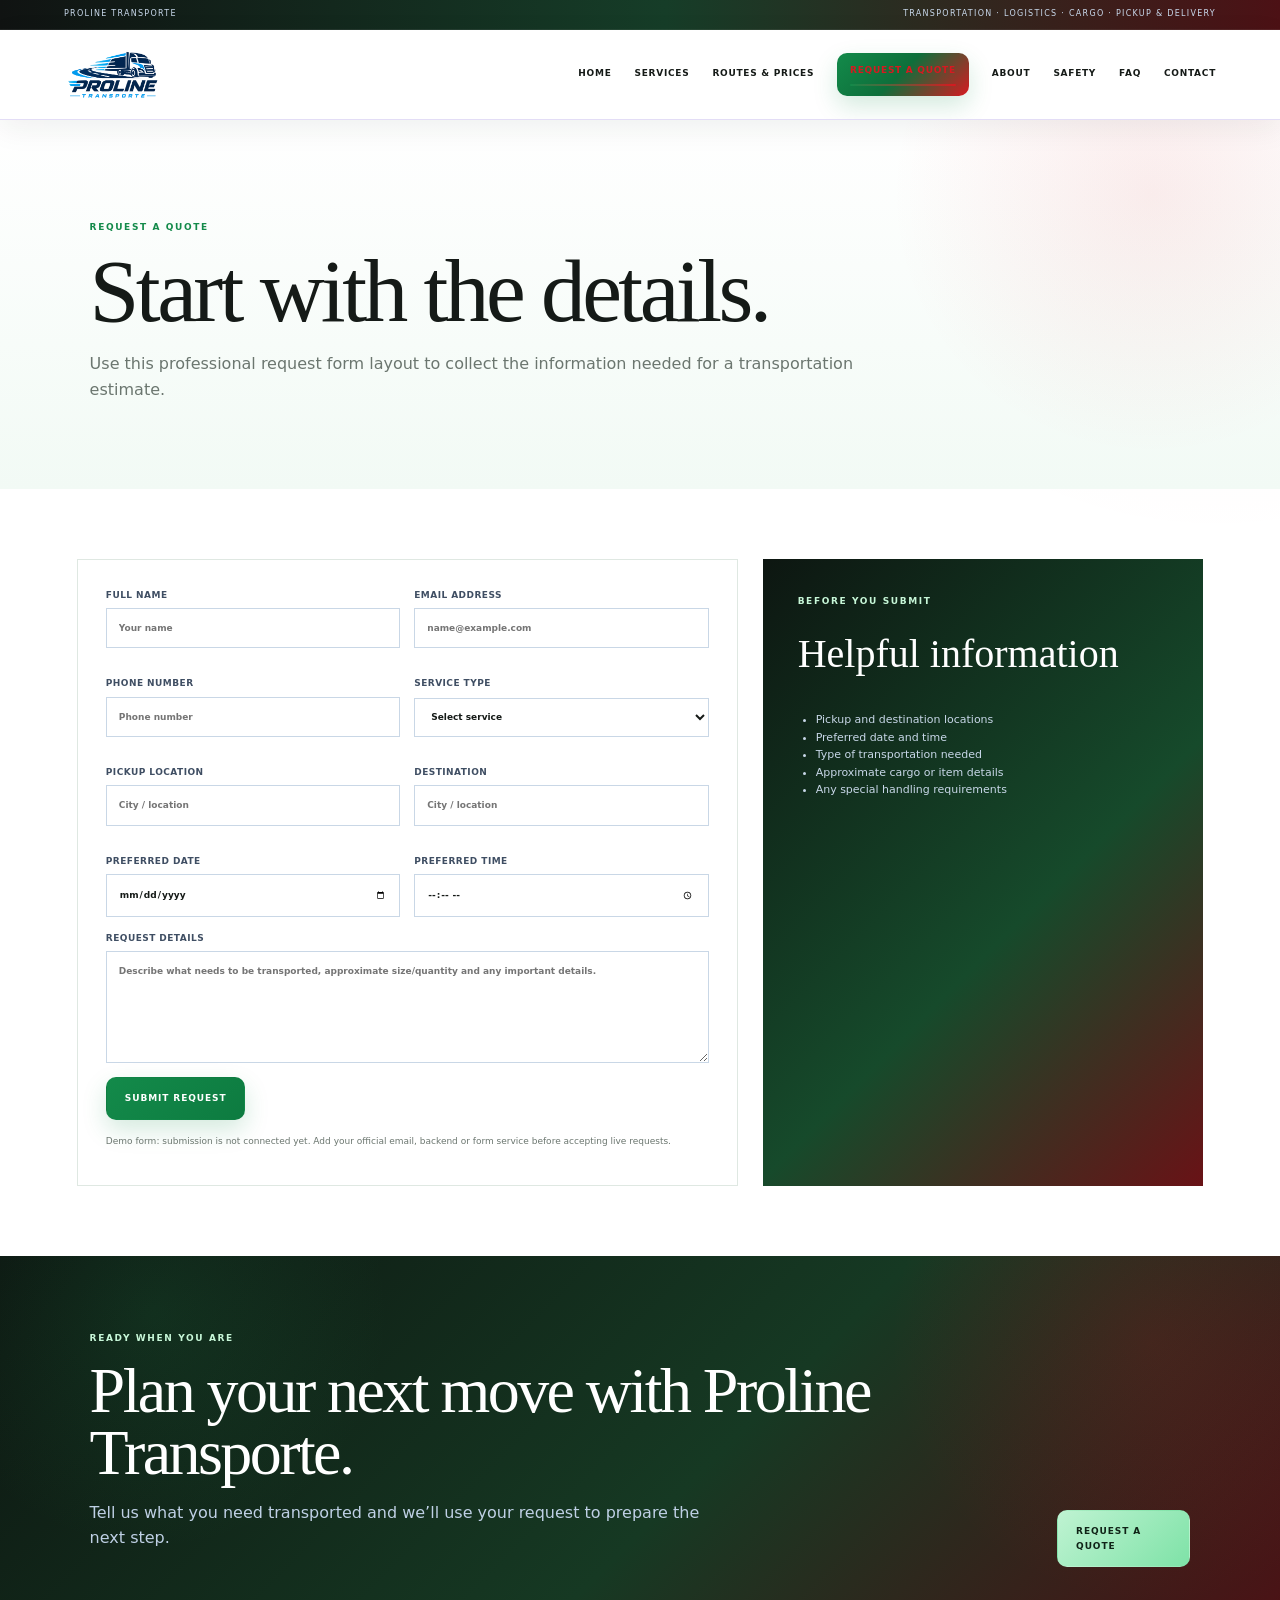
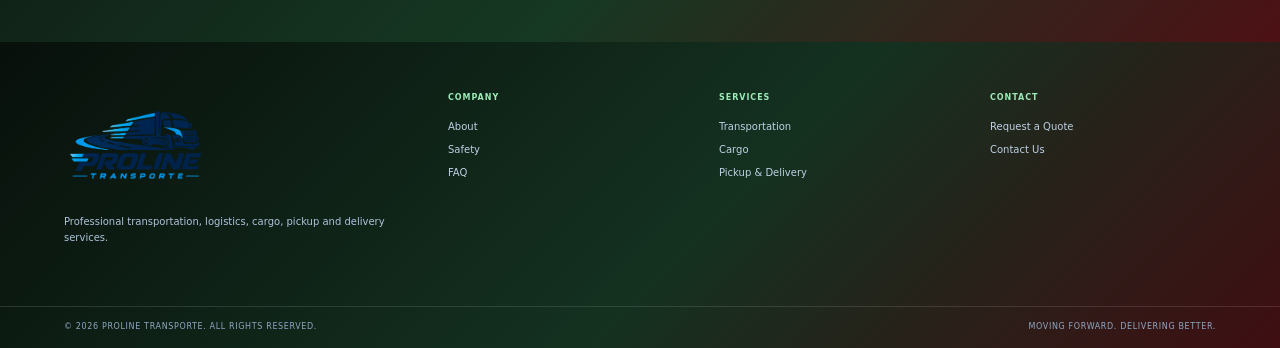
<file: quote.html>
<!doctype html>
<html lang="en">
<head>
  <meta charset="utf-8">
  <meta name="viewport" content="width=device-width,initial-scale=1">
  <title>Request a Quote — Proline Transporte</title>
  <meta name="description" content="Request a transportation or logistics quote from Proline Transporte.">
  <meta name="theme-color" content="#071f42">
  <meta property="og:title" content="Request a Quote — Proline Transporte">
  <meta property="og:description" content="Request a transportation or logistics quote from Proline Transporte.">
  <meta property="og:type" content="website">
  <meta property="og:url" content="https://proline-transporte.github.io/">
  <meta property="og:image" content="https://proline-transporte.github.io/assets/proline-transporte-logo.png">
  <link rel="icon" href="/favicon.ico">
  <link rel="icon" type="image/png" sizes="32x32" href="/favicon-32x32.png">
  <link rel="apple-touch-icon" href="/apple-touch-icon.png">
  <link rel="manifest" href="/site.webmanifest">
  <link rel="stylesheet" href="/styles.css">
</head>
<body>
  <a class="skip-link" href="#main">Skip to content</a>

  <div class="utility-bar">
    <span>PROLINE TRANSPORTE</span>
    <span>Transportation · Logistics · Cargo · Pickup & Delivery</span>
  </div>

  <header class="site-header">
    <a class="brand" href="/index.html" aria-label="Proline Transporte home">
      <img src="/assets/proline-transporte-logo.png" alt="Proline Transporte">
    </a>
    <button class="menu-button" type="button" aria-expanded="false" aria-label="Open menu">Menu</button>
    <nav class="nav" aria-label="Primary navigation">
      <a class="" href="/index.html">Home</a>
      <a class="" href="/services.html">Services</a>
      <a class="" href="/routes-prices.html">Routes & Prices</a>
      <a class="active quote-nav" href="/quote.html">Request a Quote</a>
      <a class="" href="/about.html">About</a>
      <a class="" href="/safety.html">Safety</a>
      <a class="" href="/faq.html">FAQ</a>
      <a class="" href="/contact.html">Contact</a>
    </nav>
  </header>

  <main id="main">

<section class="page-hero reveal">
  <p class="eyebrow">REQUEST A QUOTE</p>
  <h1>Start with the details.</h1>
  <p>Use this professional request form layout to collect the information needed for a transportation estimate.</p>
</section>
<section class="form-wrap reveal">
  <form class="quote-form" onsubmit="return false">
    <div class="form-grid">
      <label>Full Name<input type="text" placeholder="Your name"></label>
      <label>Email Address<input type="email" placeholder="name@example.com"></label>
      <label>Phone Number<input type="tel" placeholder="Phone number"></label>
      <label>Service Type<select><option>Select service</option><option>Transportation</option><option>Logistics</option><option>Cargo Transport</option><option>Pickup & Delivery</option><option>Business Transportation</option></select></label>
      <label>Pickup Location<input type="text" placeholder="City / location"></label>
      <label>Destination<input type="text" placeholder="City / location"></label>
      <label>Preferred Date<input type="date"></label>
      <label>Preferred Time<input type="time"></label>
    </div>
    <label>Request Details<textarea rows="6" placeholder="Describe what needs to be transported, approximate size/quantity and any important details."></textarea></label>
    <button class="button primary" type="submit">Submit Request</button>
    <p class="form-note">Demo form: submission is not connected yet. Add your official email, backend or form service before accepting live requests.</p>
  </form>
  <aside class="quote-aside">
    <p class="eyebrow light">BEFORE YOU SUBMIT</p>
    <h2>Helpful information</h2>
    <ul>
      <li>Pickup and destination locations</li>
      <li>Preferred date and time</li>
      <li>Type of transportation needed</li>
      <li>Approximate cargo or item details</li>
      <li>Any special handling requirements</li>
    </ul>
  </aside>
</section>

  </main>

  <section class="cta-band">
    <div>
      <p class="eyebrow light">READY WHEN YOU ARE</p>
      <h2>Plan your next move with Proline Transporte.</h2>
      <p>Tell us what you need transported and we’ll use your request to prepare the next step.</p>
    </div>
    <a class="button yellow" href="/quote.html">Request a Quote</a>
  </section>

  <footer>
    <div class="footer-grid">
      <div class="footer-brand">
        <img src="/assets/proline-transporte-logo.png" alt="Proline Transporte">
        <p>Professional transportation, logistics, cargo, pickup and delivery services.</p>
      </div>
      <div>
        <strong>Company</strong>
        <a href="/about.html">About</a>
        <a href="/safety.html">Safety</a>
        <a href="/faq.html">FAQ</a>
      </div>
      <div>
        <strong>Services</strong>
        <a href="/services.html">Transportation</a>
        <a href="/services.html#cargo">Cargo</a>
        <a href="/services.html#delivery">Pickup & Delivery</a>
      </div>
      <div>
        <strong>Contact</strong>
        <a href="/quote.html">Request a Quote</a>
        <a href="/contact.html">Contact Us</a>
      </div>
    </div>
    <div class="footer-bottom">
      <span>© 2026 Proline Transporte. All rights reserved.</span>
      <span>Moving Forward. Delivering Better.</span>
    </div>
  </footer>
  <script src="/script.js"></script>
</body>
</html>
</file>
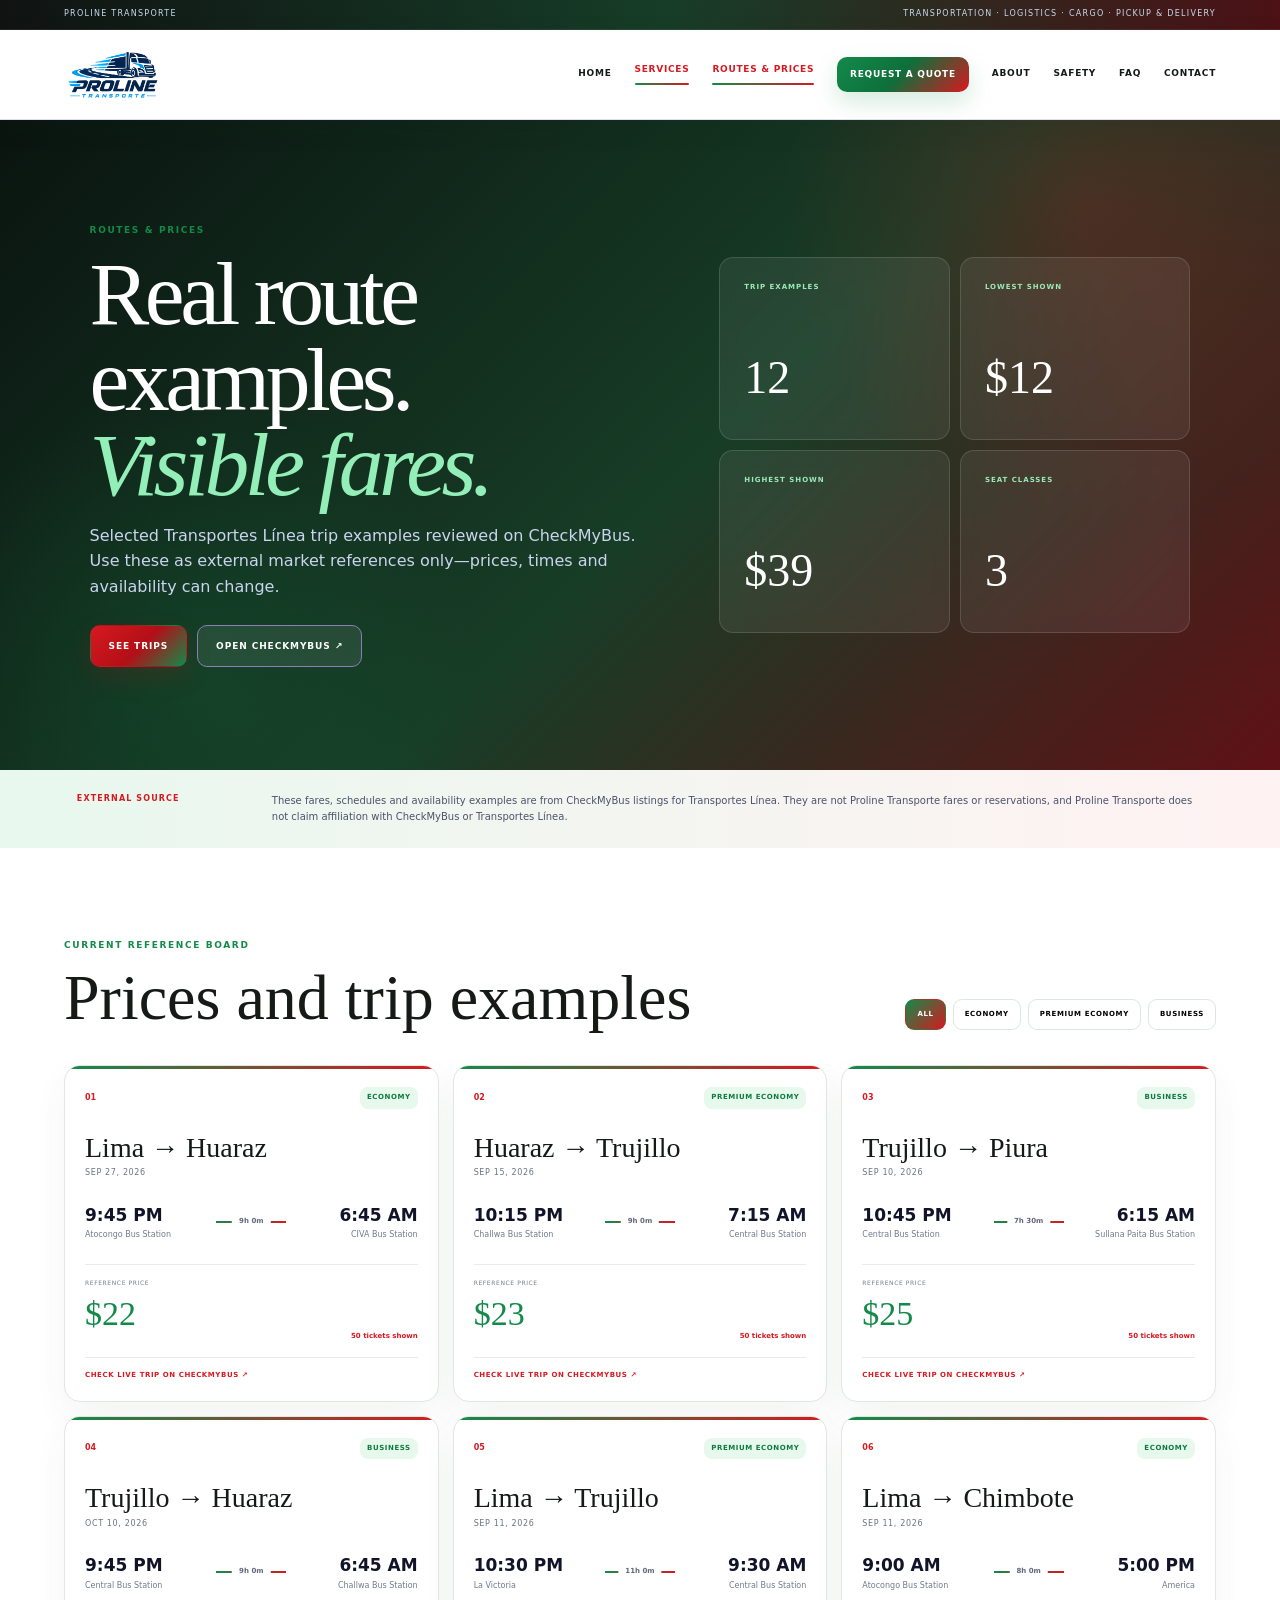
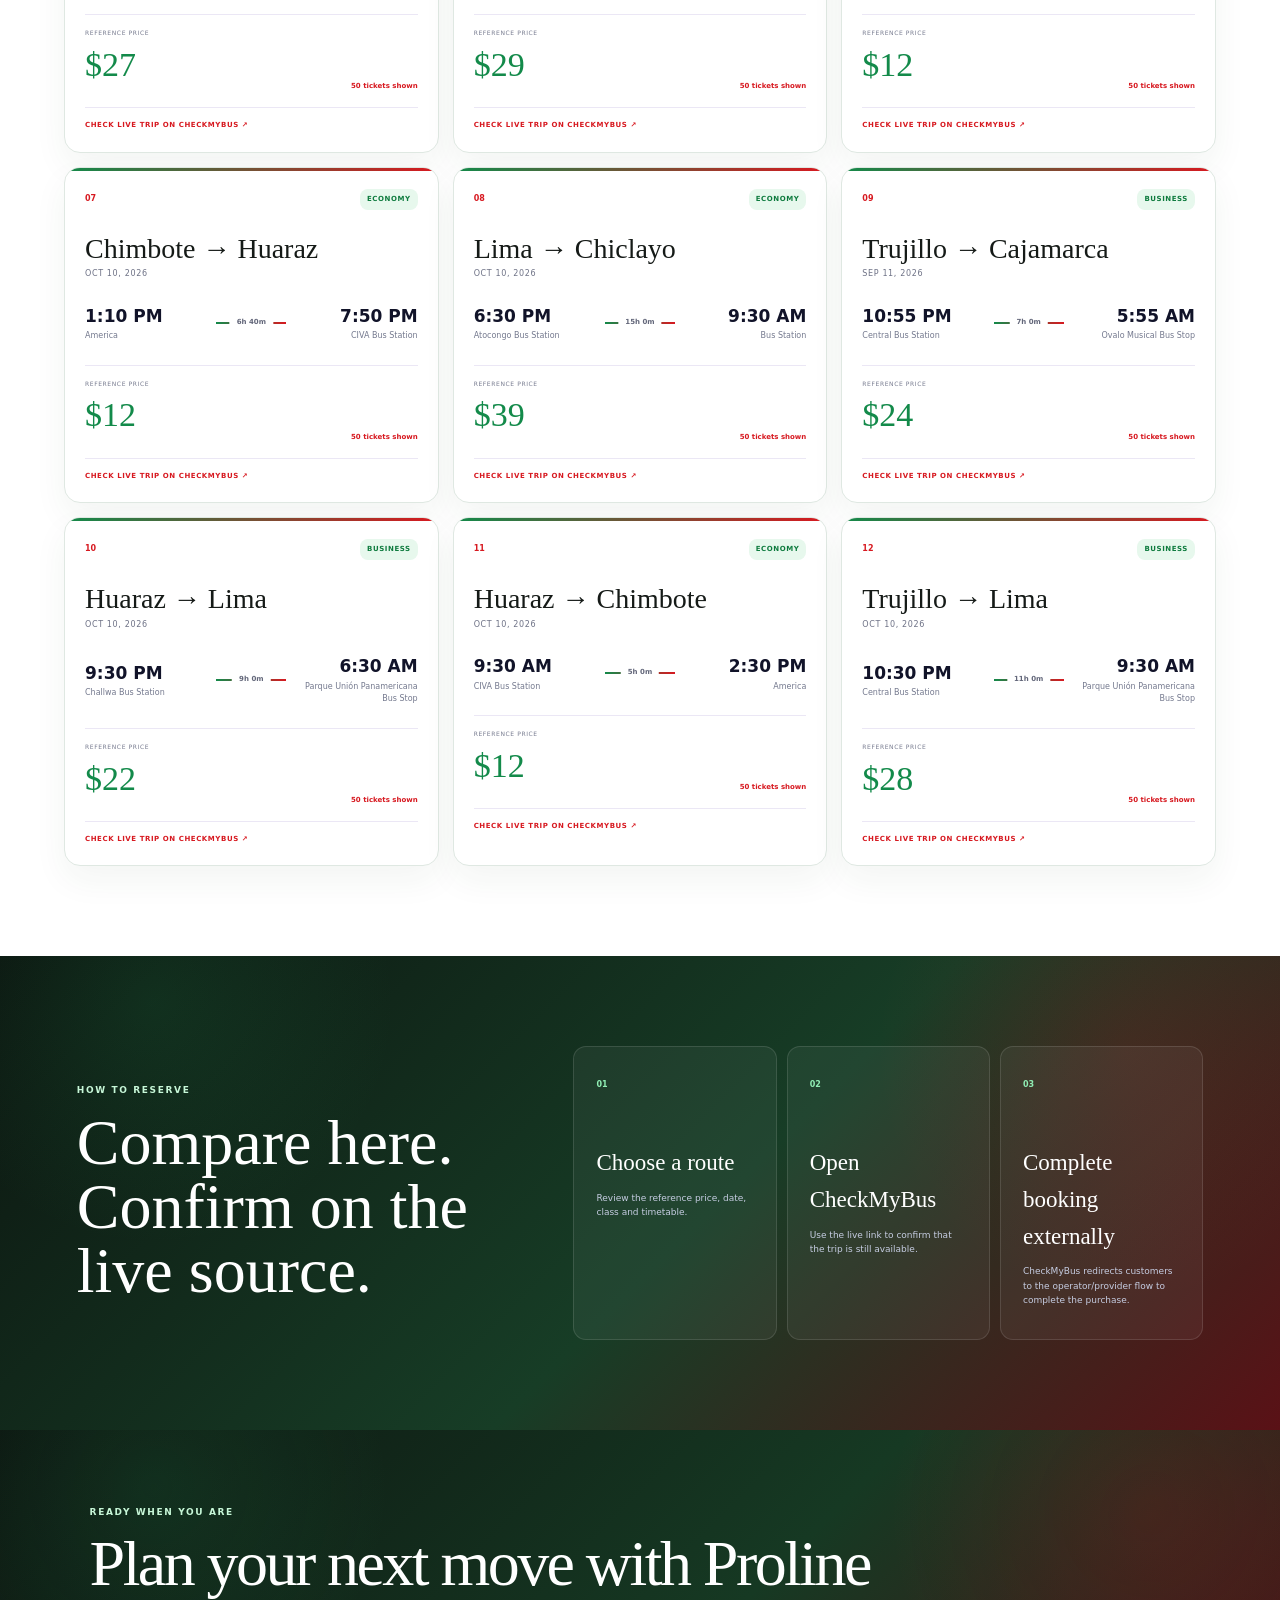
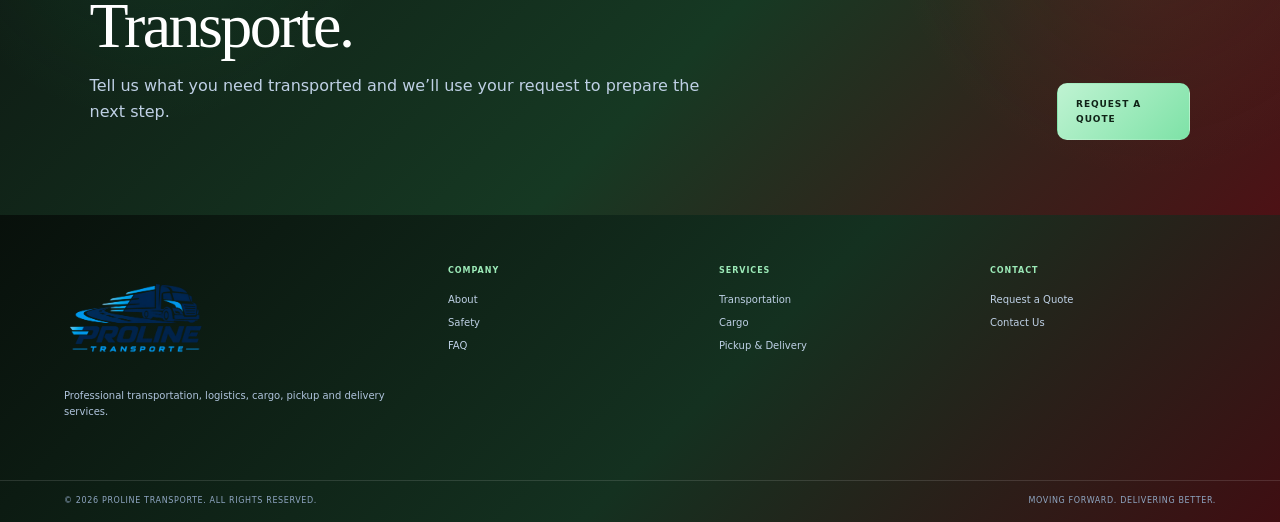
<file: routes-prices.html>
<!doctype html>
<html lang="en">
<head>
  <meta charset="utf-8">
  <meta name="viewport" content="width=device-width,initial-scale=1">
  <title>Routes & Prices — Proline Transporte</title>
  <meta name="description" content="Transport route and fare examples with external CheckMyBus references.">
  <meta name="theme-color" content="#071f42">
  <meta property="og:title" content="Services — Proline Transporte">
  <meta property="og:description" content="Transportation, logistics, cargo, pickup and delivery services by Proline Transporte.">
  <meta property="og:type" content="website">
  <meta property="og:url" content="https://proline-transporte.github.io/">
  <meta property="og:image" content="https://proline-transporte.github.io/assets/proline-transporte-logo.png">
  <link rel="icon" href="/favicon.ico">
  <link rel="icon" type="image/png" sizes="32x32" href="/favicon-32x32.png">
  <link rel="apple-touch-icon" href="/apple-touch-icon.png">
  <link rel="manifest" href="/site.webmanifest">
  <link rel="stylesheet" href="/styles.css">
</head>
<body>
  <a class="skip-link" href="#main">Skip to content</a>

  <div class="utility-bar">
    <span>PROLINE TRANSPORTE</span>
    <span>Transportation · Logistics · Cargo · Pickup & Delivery</span>
  </div>

  <header class="site-header">
    <a class="brand" href="/index.html" aria-label="Proline Transporte home">
      <img src="/assets/proline-transporte-logo.png" alt="Proline Transporte">
    </a>
    <button class="menu-button" type="button" aria-expanded="false" aria-label="Open menu">Menu</button>
    <nav class="nav" aria-label="Primary navigation">
      <a class="" href="/index.html">Home</a>
      <a class="active" href="/services.html">Services</a>
      <a class="active" href="/routes-prices.html">Routes & Prices</a>
      <a class="quote-nav" href="/quote.html">Request a Quote</a>
      <a class="" href="/about.html">About</a>
      <a class="" href="/safety.html">Safety</a>
      <a class="" href="/faq.html">FAQ</a>
      <a class="" href="/contact.html">Contact</a>
    </nav>
  </header>

  <main id="main">

<section class="routes-hero reveal">
  <div class="routes-copy">
    <p class="eyebrow">ROUTES & PRICES</p>
    <h1>Real route examples.<br><em>Visible fares.</em></h1>
    <p>Selected Transportes Línea trip examples reviewed on CheckMyBus. Use these as external market references only—prices, times and availability can change.</p>
    <div class="routes-actions">
      <a class="button purple" href="#trip-board">See Trips</a>
      <a class="button secondary" href="https://www.checkmybus.com/coach-providers/transportes-linea" target="_blank" rel="noopener noreferrer">Open CheckMyBus ↗</a>
    </div>
  </div>
  <div class="routes-metrics">
    <div><span>TRIP EXAMPLES</span><strong>12</strong></div>
    <div><span>LOWEST SHOWN</span><strong>$12</strong></div>
    <div><span>HIGHEST SHOWN</span><strong>$39</strong></div>
    <div><span>SEAT CLASSES</span><strong>3</strong></div>
  </div>
</section>

<section class="external-source-note reveal">
  <strong>EXTERNAL SOURCE</strong>
  <p>These fares, schedules and availability examples are from CheckMyBus listings for Transportes Línea. They are not Proline Transporte fares or reservations, and Proline Transporte does not claim affiliation with CheckMyBus or Transportes Línea.</p>
</section>

<section class="trip-board-section reveal" id="trip-board">
  <div class="trip-board-head">
    <div>
      <p class="eyebrow">CURRENT REFERENCE BOARD</p>
      <h2>Prices and trip examples</h2>
    </div>
    <div class="trip-filter">
      <button class="route-filter active" data-route-filter="all">All</button>
      <button class="route-filter" data-route-filter="economy">Economy</button>
      <button class="route-filter" data-route-filter="premium-economy">Premium Economy</button>
      <button class="route-filter" data-route-filter="business">Business</button>
    </div>
  </div>
  <div class="trip-grid">
    
    <article class="trip-card" data-trip-class="economy">
      <div class="trip-card-top">
        <span class="trip-number">01</span>
        <span class="trip-class">Economy</span>
      </div>
      <h3>Lima → Huaraz</h3>
      <div class="trip-date">Sep 27, 2026</div>
      <div class="trip-times">
        <div><strong>9:45 PM</strong><span>Atocongo Bus Station</span></div>
        <div class="trip-line"><b>9h 0m</b></div>
        <div><strong>6:45 AM</strong><span>CIVA Bus Station</span></div>
      </div>
      <div class="trip-price-row">
        <div><small>REFERENCE PRICE</small><strong>$22</strong></div>
        <span>50 tickets shown</span>
      </div>
      <a class="trip-link" href="https://www.checkmybus.com/lima-lp/huaraz-an" target="_blank" rel="noopener noreferrer">Check live trip on CheckMyBus ↗</a>
    </article>
    
    <article class="trip-card" data-trip-class="economy">
      <div class="trip-card-top">
        <span class="trip-number">02</span>
        <span class="trip-class">Premium Economy</span>
      </div>
      <h3>Huaraz → Trujillo</h3>
      <div class="trip-date">Sep 15, 2026</div>
      <div class="trip-times">
        <div><strong>10:15 PM</strong><span>Challwa Bus Station</span></div>
        <div class="trip-line"><b>9h 0m</b></div>
        <div><strong>7:15 AM</strong><span>Central Bus Station</span></div>
      </div>
      <div class="trip-price-row">
        <div><small>REFERENCE PRICE</small><strong>$23</strong></div>
        <span>50 tickets shown</span>
      </div>
      <a class="trip-link" href="https://www.checkmybus.com/huaraz-an/trujillo-ll" target="_blank" rel="noopener noreferrer">Check live trip on CheckMyBus ↗</a>
    </article>
    
    <article class="trip-card" data-trip-class="premium-economy">
      <div class="trip-card-top">
        <span class="trip-number">03</span>
        <span class="trip-class">Business</span>
      </div>
      <h3>Trujillo → Piura</h3>
      <div class="trip-date">Sep 10, 2026</div>
      <div class="trip-times">
        <div><strong>10:45 PM</strong><span>Central Bus Station</span></div>
        <div class="trip-line"><b>7h 30m</b></div>
        <div><strong>6:15 AM</strong><span>Sullana Paita Bus Station</span></div>
      </div>
      <div class="trip-price-row">
        <div><small>REFERENCE PRICE</small><strong>$25</strong></div>
        <span>50 tickets shown</span>
      </div>
      <a class="trip-link" href="https://www.checkmybus.com/trujillo-ll/piura-pi" target="_blank" rel="noopener noreferrer">Check live trip on CheckMyBus ↗</a>
    </article>
    
    <article class="trip-card" data-trip-class="business">
      <div class="trip-card-top">
        <span class="trip-number">04</span>
        <span class="trip-class">Business</span>
      </div>
      <h3>Trujillo → Huaraz</h3>
      <div class="trip-date">Oct 10, 2026</div>
      <div class="trip-times">
        <div><strong>9:45 PM</strong><span>Central Bus Station</span></div>
        <div class="trip-line"><b>9h 0m</b></div>
        <div><strong>6:45 AM</strong><span>Challwa Bus Station</span></div>
      </div>
      <div class="trip-price-row">
        <div><small>REFERENCE PRICE</small><strong>$27</strong></div>
        <span>50 tickets shown</span>
      </div>
      <a class="trip-link" href="https://www.checkmybus.com/coach-providers/transportes-linea" target="_blank" rel="noopener noreferrer">Check live trip on CheckMyBus ↗</a>
    </article>
    
    <article class="trip-card" data-trip-class="business">
      <div class="trip-card-top">
        <span class="trip-number">05</span>
        <span class="trip-class">Premium Economy</span>
      </div>
      <h3>Lima → Trujillo</h3>
      <div class="trip-date">Sep 11, 2026</div>
      <div class="trip-times">
        <div><strong>10:30 PM</strong><span>La Victoria</span></div>
        <div class="trip-line"><b>11h 0m</b></div>
        <div><strong>9:30 AM</strong><span>Central Bus Station</span></div>
      </div>
      <div class="trip-price-row">
        <div><small>REFERENCE PRICE</small><strong>$29</strong></div>
        <span>50 tickets shown</span>
      </div>
      <a class="trip-link" href="https://www.checkmybus.com/lima-lp/trujillo-ll" target="_blank" rel="noopener noreferrer">Check live trip on CheckMyBus ↗</a>
    </article>
    
    <article class="trip-card" data-trip-class="">
      <div class="trip-card-top">
        <span class="trip-number">06</span>
        <span class="trip-class">Economy</span>
      </div>
      <h3>Lima → Chimbote</h3>
      <div class="trip-date">Sep 11, 2026</div>
      <div class="trip-times">
        <div><strong>9:00 AM</strong><span>Atocongo Bus Station</span></div>
        <div class="trip-line"><b>8h 0m</b></div>
        <div><strong>5:00 PM</strong><span>America</span></div>
      </div>
      <div class="trip-price-row">
        <div><small>REFERENCE PRICE</small><strong>$12</strong></div>
        <span>50 tickets shown</span>
      </div>
      <a class="trip-link" href="https://www.checkmybus.com/lima-lp/chimbote-an" target="_blank" rel="noopener noreferrer">Check live trip on CheckMyBus ↗</a>
    </article>
    
    <article class="trip-card" data-trip-class="economy">
      <div class="trip-card-top">
        <span class="trip-number">07</span>
        <span class="trip-class">Economy</span>
      </div>
      <h3>Chimbote → Huaraz</h3>
      <div class="trip-date">Oct 10, 2026</div>
      <div class="trip-times">
        <div><strong>1:10 PM</strong><span>America</span></div>
        <div class="trip-line"><b>6h 40m</b></div>
        <div><strong>7:50 PM</strong><span>CIVA Bus Station</span></div>
      </div>
      <div class="trip-price-row">
        <div><small>REFERENCE PRICE</small><strong>$12</strong></div>
        <span>50 tickets shown</span>
      </div>
      <a class="trip-link" href="https://www.checkmybus.com/chimbote-an/huaraz-an" target="_blank" rel="noopener noreferrer">Check live trip on CheckMyBus ↗</a>
    </article>
    
    <article class="trip-card" data-trip-class="economy">
      <div class="trip-card-top">
        <span class="trip-number">08</span>
        <span class="trip-class">Economy</span>
      </div>
      <h3>Lima → Chiclayo</h3>
      <div class="trip-date">Oct 10, 2026</div>
      <div class="trip-times">
        <div><strong>6:30 PM</strong><span>Atocongo Bus Station</span></div>
        <div class="trip-line"><b>15h 0m</b></div>
        <div><strong>9:30 AM</strong><span>Bus Station</span></div>
      </div>
      <div class="trip-price-row">
        <div><small>REFERENCE PRICE</small><strong>$39</strong></div>
        <span>50 tickets shown</span>
      </div>
      <a class="trip-link" href="https://www.checkmybus.com/lima-lp/chiclayo-lb" target="_blank" rel="noopener noreferrer">Check live trip on CheckMyBus ↗</a>
    </article>
    
    <article class="trip-card" data-trip-class="economy">
      <div class="trip-card-top">
        <span class="trip-number">09</span>
        <span class="trip-class">Business</span>
      </div>
      <h3>Trujillo → Cajamarca</h3>
      <div class="trip-date">Sep 11, 2026</div>
      <div class="trip-times">
        <div><strong>10:55 PM</strong><span>Central Bus Station</span></div>
        <div class="trip-line"><b>7h 0m</b></div>
        <div><strong>5:55 AM</strong><span>Ovalo Musical Bus Stop</span></div>
      </div>
      <div class="trip-price-row">
        <div><small>REFERENCE PRICE</small><strong>$24</strong></div>
        <span>50 tickets shown</span>
      </div>
      <a class="trip-link" href="https://www.checkmybus.com/trujillo-ll/cajamarca-cj" target="_blank" rel="noopener noreferrer">Check live trip on CheckMyBus ↗</a>
    </article>
    
    <article class="trip-card" data-trip-class="business">
      <div class="trip-card-top">
        <span class="trip-number">10</span>
        <span class="trip-class">Business</span>
      </div>
      <h3>Huaraz → Lima</h3>
      <div class="trip-date">Oct 10, 2026</div>
      <div class="trip-times">
        <div><strong>9:30 PM</strong><span>Challwa Bus Station</span></div>
        <div class="trip-line"><b>9h 0m</b></div>
        <div><strong>6:30 AM</strong><span>Parque Unión Panamericana Bus Stop</span></div>
      </div>
      <div class="trip-price-row">
        <div><small>REFERENCE PRICE</small><strong>$22</strong></div>
        <span>50 tickets shown</span>
      </div>
      <a class="trip-link" href="https://www.checkmybus.com/coach-providers/transportes-linea" target="_blank" rel="noopener noreferrer">Check live trip on CheckMyBus ↗</a>
    </article>
    
    <article class="trip-card" data-trip-class="business">
      <div class="trip-card-top">
        <span class="trip-number">11</span>
        <span class="trip-class">Economy</span>
      </div>
      <h3>Huaraz → Chimbote</h3>
      <div class="trip-date">Oct 10, 2026</div>
      <div class="trip-times">
        <div><strong>9:30 AM</strong><span>CIVA Bus Station</span></div>
        <div class="trip-line"><b>5h 0m</b></div>
        <div><strong>2:30 PM</strong><span>America</span></div>
      </div>
      <div class="trip-price-row">
        <div><small>REFERENCE PRICE</small><strong>$12</strong></div>
        <span>50 tickets shown</span>
      </div>
      <a class="trip-link" href="https://www.checkmybus.com/coach-providers/transportes-linea" target="_blank" rel="noopener noreferrer">Check live trip on CheckMyBus ↗</a>
    </article>
    
    <article class="trip-card" data-trip-class="">
      <div class="trip-card-top">
        <span class="trip-number">12</span>
        <span class="trip-class">Business</span>
      </div>
      <h3>Trujillo → Lima</h3>
      <div class="trip-date">Oct 10, 2026</div>
      <div class="trip-times">
        <div><strong>10:30 PM</strong><span>Central Bus Station</span></div>
        <div class="trip-line"><b>11h 0m</b></div>
        <div><strong>9:30 AM</strong><span>Parque Unión Panamericana Bus Stop</span></div>
      </div>
      <div class="trip-price-row">
        <div><small>REFERENCE PRICE</small><strong>$28</strong></div>
        <span>50 tickets shown</span>
      </div>
      <a class="trip-link" href="https://www.checkmybus.com/lima-lp/trujillo-ll" target="_blank" rel="noopener noreferrer">Check live trip on CheckMyBus ↗</a>
    </article>
    
  </div>
</section>

<section class="booking-guide reveal">
  <div>
    <p class="eyebrow light">HOW TO RESERVE</p>
    <h2>Compare here. Confirm on the live source.</h2>
  </div>
  <div class="booking-steps">
    <article><span>01</span><strong>Choose a route</strong><p>Review the reference price, date, class and timetable.</p></article>
    <article><span>02</span><strong>Open CheckMyBus</strong><p>Use the live link to confirm that the trip is still available.</p></article>
    <article><span>03</span><strong>Complete booking externally</strong><p>CheckMyBus redirects customers to the operator/provider flow to complete the purchase.</p></article>
  </div>
</section>

</main>

  <section class="cta-band">
    <div>
      <p class="eyebrow light">READY WHEN YOU ARE</p>
      <h2>Plan your next move with Proline Transporte.</h2>
      <p>Tell us what you need transported and we’ll use your request to prepare the next step.</p>
    </div>
    <a class="button yellow" href="/quote.html">Request a Quote</a>
  </section>

  <footer>
    <div class="footer-grid">
      <div class="footer-brand">
        <img src="/assets/proline-transporte-logo.png" alt="Proline Transporte">
        <p>Professional transportation, logistics, cargo, pickup and delivery services.</p>
      </div>
      <div>
        <strong>Company</strong>
        <a href="/about.html">About</a>
        <a href="/safety.html">Safety</a>
        <a href="/faq.html">FAQ</a>
      </div>
      <div>
        <strong>Services</strong>
        <a href="/services.html">Transportation</a>
        <a href="/services.html#cargo">Cargo</a>
        <a href="/services.html#delivery">Pickup & Delivery</a>
      </div>
      <div>
        <strong>Contact</strong>
        <a href="/quote.html">Request a Quote</a>
        <a href="/contact.html">Contact Us</a>
      </div>
    </div>
    <div class="footer-bottom">
      <span>© 2026 Proline Transporte. All rights reserved.</span>
      <span>Moving Forward. Delivering Better.</span>
    </div>
  </footer>
  <script src="/script.js"></script>
</body>
</html>
</file>
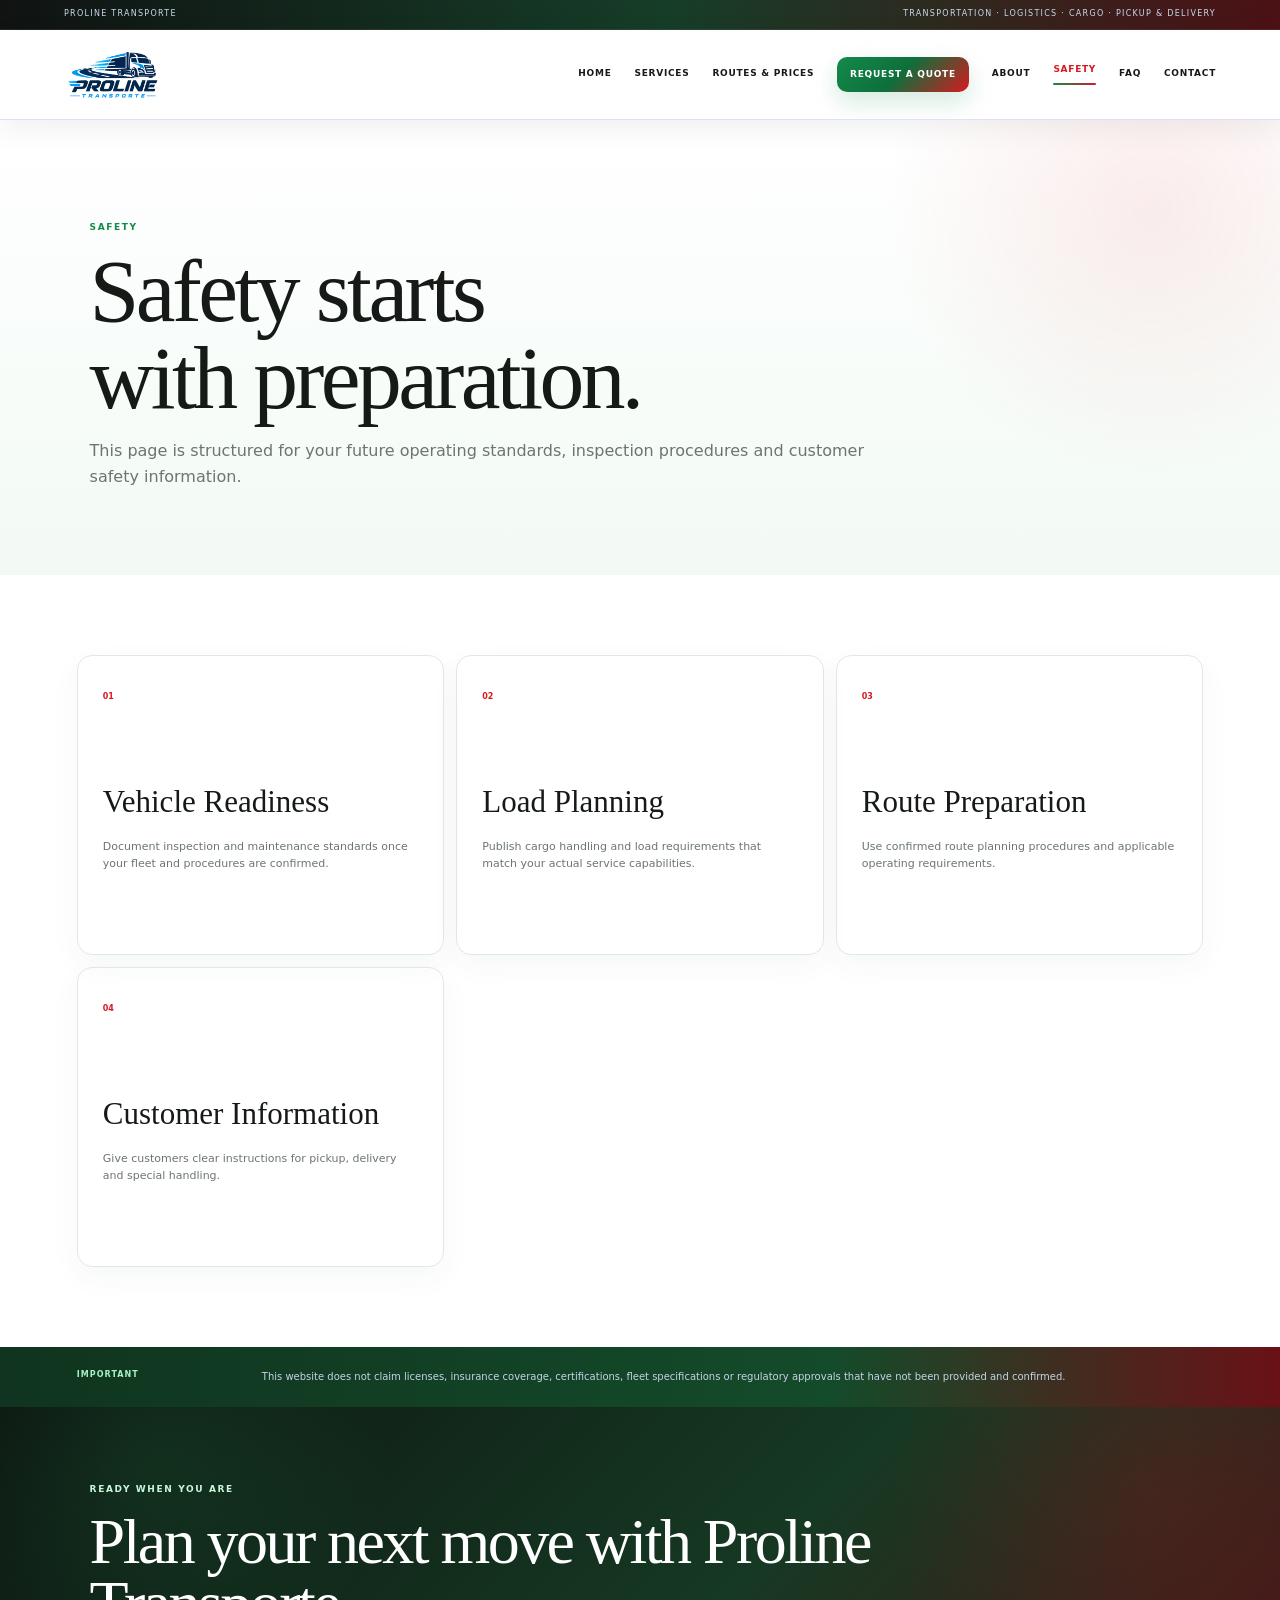
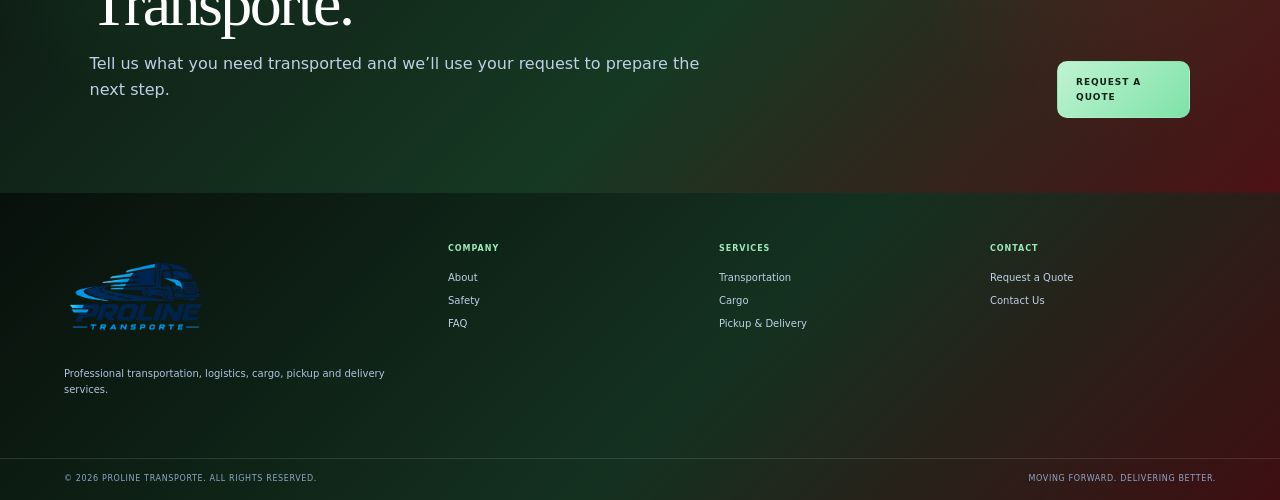
<file: safety.html>
<!doctype html>
<html lang="en">
<head>
  <meta charset="utf-8">
  <meta name="viewport" content="width=device-width,initial-scale=1">
  <title>Safety — Proline Transporte</title>
  <meta name="description" content="Safety and operating information for Proline Transporte.">
  <meta name="theme-color" content="#071f42">
  <meta property="og:title" content="Safety — Proline Transporte">
  <meta property="og:description" content="Safety and operating information for Proline Transporte.">
  <meta property="og:type" content="website">
  <meta property="og:url" content="https://proline-transporte.github.io/">
  <meta property="og:image" content="https://proline-transporte.github.io/assets/proline-transporte-logo.png">
  <link rel="icon" href="/favicon.ico">
  <link rel="icon" type="image/png" sizes="32x32" href="/favicon-32x32.png">
  <link rel="apple-touch-icon" href="/apple-touch-icon.png">
  <link rel="manifest" href="/site.webmanifest">
  <link rel="stylesheet" href="/styles.css">
</head>
<body>
  <a class="skip-link" href="#main">Skip to content</a>

  <div class="utility-bar">
    <span>PROLINE TRANSPORTE</span>
    <span>Transportation · Logistics · Cargo · Pickup & Delivery</span>
  </div>

  <header class="site-header">
    <a class="brand" href="/index.html" aria-label="Proline Transporte home">
      <img src="/assets/proline-transporte-logo.png" alt="Proline Transporte">
    </a>
    <button class="menu-button" type="button" aria-expanded="false" aria-label="Open menu">Menu</button>
    <nav class="nav" aria-label="Primary navigation">
      <a class="" href="/index.html">Home</a>
      <a class="" href="/services.html">Services</a>
      <a class="" href="/routes-prices.html">Routes & Prices</a>
      <a class="quote-nav" href="/quote.html">Request a Quote</a>
      <a class="" href="/about.html">About</a>
      <a class="active" href="/safety.html">Safety</a>
      <a class="" href="/faq.html">FAQ</a>
      <a class="" href="/contact.html">Contact</a>
    </nav>
  </header>

  <main id="main">

<section class="page-hero reveal">
  <p class="eyebrow">SAFETY</p>
  <h1>Safety starts<br>with preparation.</h1>
  <p>This page is structured for your future operating standards, inspection procedures and customer safety information.</p>
</section>
<section class="safety-grid reveal">
  <article><span>01</span><h2>Vehicle Readiness</h2><p>Document inspection and maintenance standards once your fleet and procedures are confirmed.</p></article>
  <article><span>02</span><h2>Load Planning</h2><p>Publish cargo handling and load requirements that match your actual service capabilities.</p></article>
  <article><span>03</span><h2>Route Preparation</h2><p>Use confirmed route planning procedures and applicable operating requirements.</p></article>
  <article><span>04</span><h2>Customer Information</h2><p>Give customers clear instructions for pickup, delivery and special handling.</p></article>
</section>
<section class="info-note reveal"><strong>IMPORTANT</strong><p>This website does not claim licenses, insurance coverage, certifications, fleet specifications or regulatory approvals that have not been provided and confirmed.</p></section>

  </main>

  <section class="cta-band">
    <div>
      <p class="eyebrow light">READY WHEN YOU ARE</p>
      <h2>Plan your next move with Proline Transporte.</h2>
      <p>Tell us what you need transported and we’ll use your request to prepare the next step.</p>
    </div>
    <a class="button yellow" href="/quote.html">Request a Quote</a>
  </section>

  <footer>
    <div class="footer-grid">
      <div class="footer-brand">
        <img src="/assets/proline-transporte-logo.png" alt="Proline Transporte">
        <p>Professional transportation, logistics, cargo, pickup and delivery services.</p>
      </div>
      <div>
        <strong>Company</strong>
        <a href="/about.html">About</a>
        <a href="/safety.html">Safety</a>
        <a href="/faq.html">FAQ</a>
      </div>
      <div>
        <strong>Services</strong>
        <a href="/services.html">Transportation</a>
        <a href="/services.html#cargo">Cargo</a>
        <a href="/services.html#delivery">Pickup & Delivery</a>
      </div>
      <div>
        <strong>Contact</strong>
        <a href="/quote.html">Request a Quote</a>
        <a href="/contact.html">Contact Us</a>
      </div>
    </div>
    <div class="footer-bottom">
      <span>© 2026 Proline Transporte. All rights reserved.</span>
      <span>Moving Forward. Delivering Better.</span>
    </div>
  </footer>
  <script src="/script.js"></script>
</body>
</html>
</file>
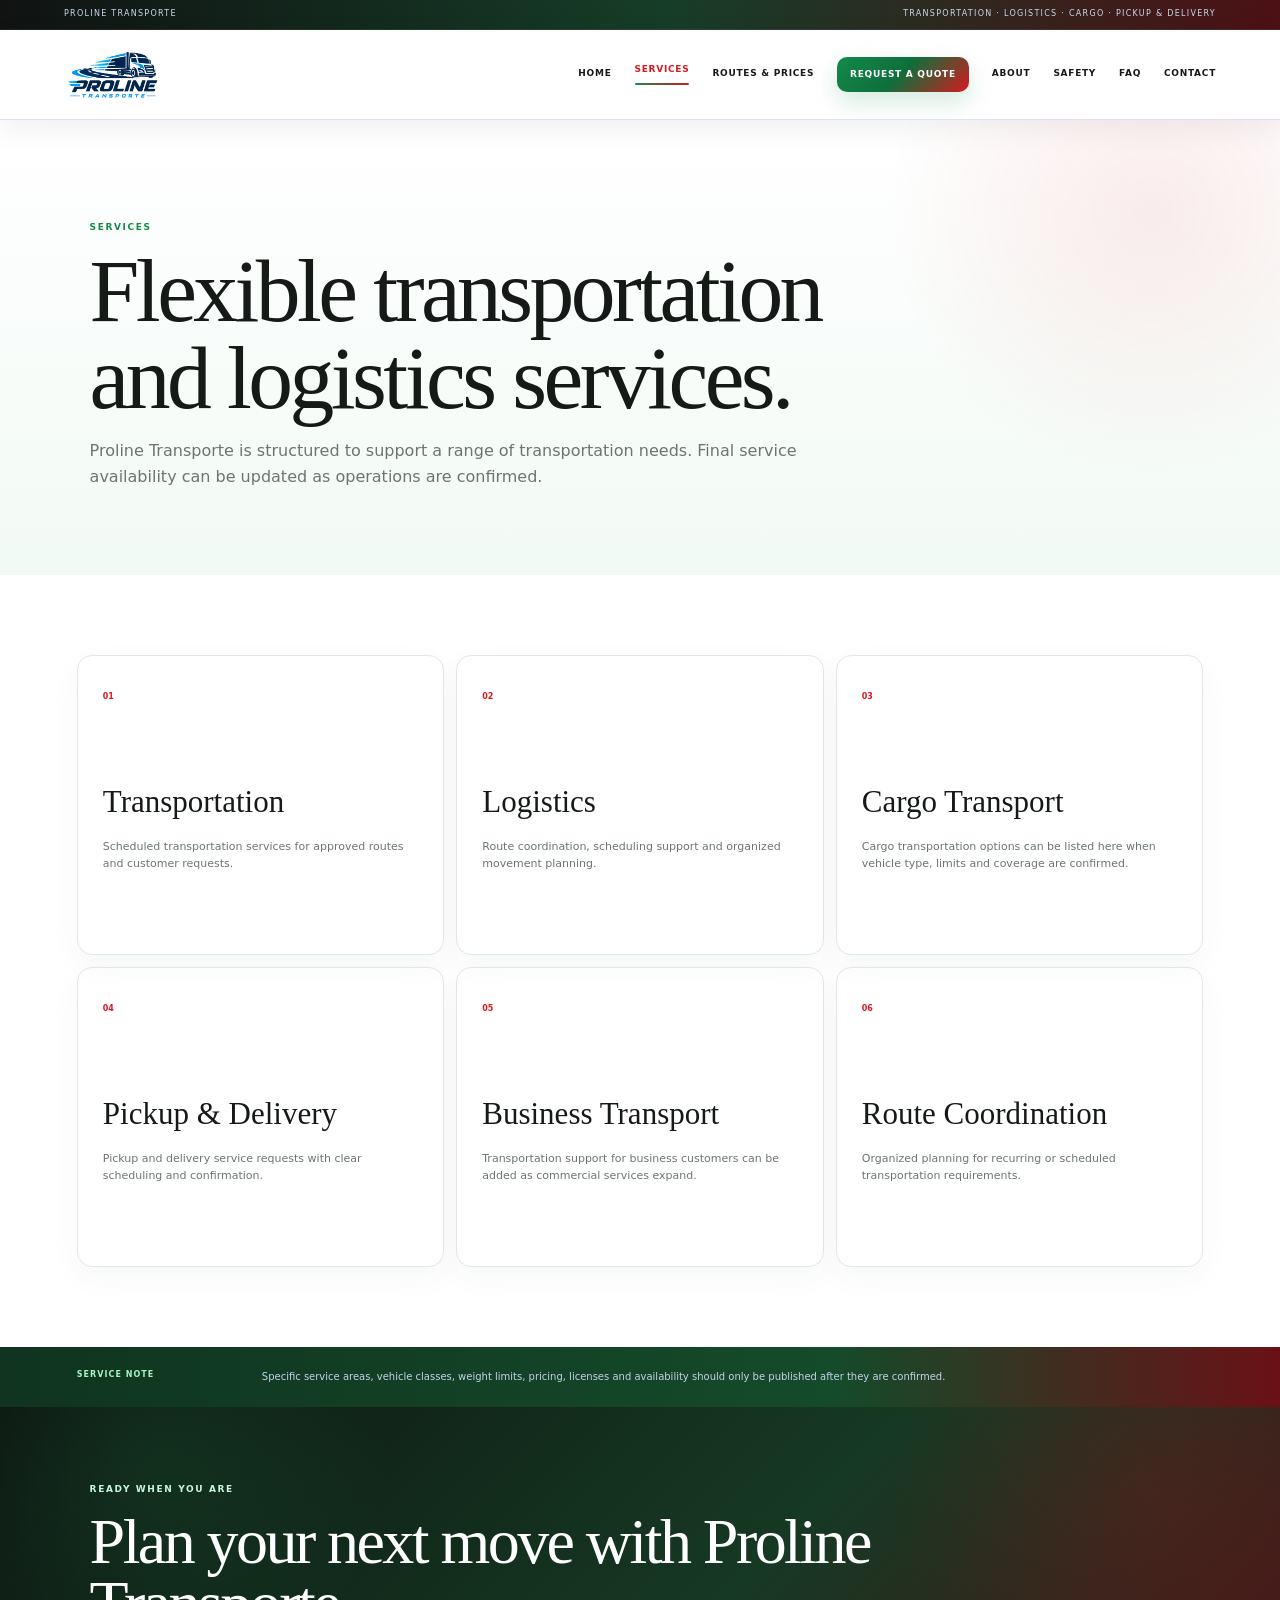
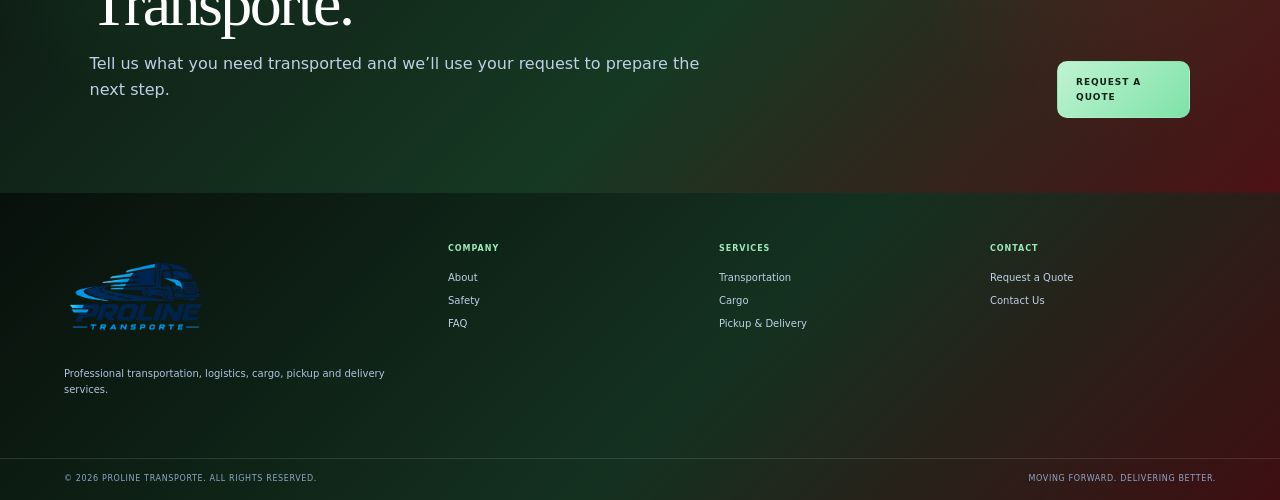
<file: services.html>
<!doctype html>
<html lang="en">
<head>
  <meta charset="utf-8">
  <meta name="viewport" content="width=device-width,initial-scale=1">
  <title>Services — Proline Transporte</title>
  <meta name="description" content="Transportation, logistics, cargo, pickup and delivery services by Proline Transporte.">
  <meta name="theme-color" content="#071f42">
  <meta property="og:title" content="Services — Proline Transporte">
  <meta property="og:description" content="Transportation, logistics, cargo, pickup and delivery services by Proline Transporte.">
  <meta property="og:type" content="website">
  <meta property="og:url" content="https://proline-transporte.github.io/">
  <meta property="og:image" content="https://proline-transporte.github.io/assets/proline-transporte-logo.png">
  <link rel="icon" href="/favicon.ico">
  <link rel="icon" type="image/png" sizes="32x32" href="/favicon-32x32.png">
  <link rel="apple-touch-icon" href="/apple-touch-icon.png">
  <link rel="manifest" href="/site.webmanifest">
  <link rel="stylesheet" href="/styles.css">
</head>
<body>
  <a class="skip-link" href="#main">Skip to content</a>

  <div class="utility-bar">
    <span>PROLINE TRANSPORTE</span>
    <span>Transportation · Logistics · Cargo · Pickup & Delivery</span>
  </div>

  <header class="site-header">
    <a class="brand" href="/index.html" aria-label="Proline Transporte home">
      <img src="/assets/proline-transporte-logo.png" alt="Proline Transporte">
    </a>
    <button class="menu-button" type="button" aria-expanded="false" aria-label="Open menu">Menu</button>
    <nav class="nav" aria-label="Primary navigation">
      <a class="" href="/index.html">Home</a>
      <a class="active" href="/services.html">Services</a>
      <a class="" href="/routes-prices.html">Routes & Prices</a>
      <a class="quote-nav" href="/quote.html">Request a Quote</a>
      <a class="" href="/about.html">About</a>
      <a class="" href="/safety.html">Safety</a>
      <a class="" href="/faq.html">FAQ</a>
      <a class="" href="/contact.html">Contact</a>
    </nav>
  </header>

  <main id="main">

<section class="page-hero reveal">
  <p class="eyebrow">SERVICES</p>
  <h1>Flexible transportation<br>and logistics services.</h1>
  <p>Proline Transporte is structured to support a range of transportation needs. Final service availability can be updated as operations are confirmed.</p>
</section>
<section class="service-detail-grid reveal">
  <article id="transportation"><span>01</span><h2>Transportation</h2><p>Scheduled transportation services for approved routes and customer requests.</p></article>
  <article id="logistics"><span>02</span><h2>Logistics</h2><p>Route coordination, scheduling support and organized movement planning.</p></article>
  <article id="cargo"><span>03</span><h2>Cargo Transport</h2><p>Cargo transportation options can be listed here when vehicle type, limits and coverage are confirmed.</p></article>
  <article id="delivery"><span>04</span><h2>Pickup & Delivery</h2><p>Pickup and delivery service requests with clear scheduling and confirmation.</p></article>
  <article><span>05</span><h2>Business Transport</h2><p>Transportation support for business customers can be added as commercial services expand.</p></article>
  <article><span>06</span><h2>Route Coordination</h2><p>Organized planning for recurring or scheduled transportation requirements.</p></article>
</section>
<section class="info-note reveal"><strong>SERVICE NOTE</strong><p>Specific service areas, vehicle classes, weight limits, pricing, licenses and availability should only be published after they are confirmed.</p></section>

  </main>

  <section class="cta-band">
    <div>
      <p class="eyebrow light">READY WHEN YOU ARE</p>
      <h2>Plan your next move with Proline Transporte.</h2>
      <p>Tell us what you need transported and we’ll use your request to prepare the next step.</p>
    </div>
    <a class="button yellow" href="/quote.html">Request a Quote</a>
  </section>

  <footer>
    <div class="footer-grid">
      <div class="footer-brand">
        <img src="/assets/proline-transporte-logo.png" alt="Proline Transporte">
        <p>Professional transportation, logistics, cargo, pickup and delivery services.</p>
      </div>
      <div>
        <strong>Company</strong>
        <a href="/about.html">About</a>
        <a href="/safety.html">Safety</a>
        <a href="/faq.html">FAQ</a>
      </div>
      <div>
        <strong>Services</strong>
        <a href="/services.html">Transportation</a>
        <a href="/services.html#cargo">Cargo</a>
        <a href="/services.html#delivery">Pickup & Delivery</a>
      </div>
      <div>
        <strong>Contact</strong>
        <a href="/quote.html">Request a Quote</a>
        <a href="/contact.html">Contact Us</a>
      </div>
    </div>
    <div class="footer-bottom">
      <span>© 2026 Proline Transporte. All rights reserved.</span>
      <span>Moving Forward. Delivering Better.</span>
    </div>
  </footer>
  <script src="/script.js"></script>
</body>
</html>
</file>
<file: styles.css>
:root{
  --navy:#06172f;
  --navy2:#0a2d59;
  --blue:#0d7fe8;
  --cyan:#16c8ff;
  --yellow:#ffc928;
  --white:#ffffff;
  --off:#f2f7fc;
  --ink:#0a1424;
  --muted:#67768b;
  --line:#dbe6f1;
}
*{box-sizing:border-box}
html{scroll-behavior:smooth}
body{margin:0;font-family:Inter,ui-sans-serif,system-ui,-apple-system,BlinkMacSystemFont,"Segoe UI",sans-serif;color:var(--ink);background:#fff;line-height:1.6}
a{text-decoration:none;color:inherit}
img{max-width:100%}
button,input,select,textarea{font:inherit}
.skip-link{position:fixed;top:-60px;left:12px;z-index:1000;background:var(--yellow);padding:8px 12px}.skip-link:focus{top:12px}
.utility-bar{display:flex;justify-content:space-between;gap:20px;padding:8px 5vw;background:var(--navy);color:#c9d9ec;font-size:8px;letter-spacing:.16em;text-transform:uppercase}
.site-header{position:sticky;top:0;z-index:60;display:grid;grid-template-columns:150px 1fr;align-items:center;padding:9px 5vw;background:rgba(255,255,255,.97);border-bottom:1px solid var(--line);backdrop-filter:blur(12px)}
.brand img{width:95px;display:block}
.nav{display:flex;justify-content:flex-end;align-items:center;gap:23px;font-size:9px;font-weight:800;letter-spacing:.08em;text-transform:uppercase}
.nav a{padding:10px 0;border-bottom:2px solid transparent}
.nav a:hover,.nav a.active{color:var(--blue);border-color:var(--cyan)}
.nav .quote-nav{padding:10px 13px;background:var(--navy);color:white;border:0}
.nav .quote-nav:hover{background:var(--blue);color:white}
.menu-button{display:none;border:0;background:none;font-weight:800;font-size:9px;letter-spacing:.1em;text-transform:uppercase}
.eyebrow{margin:0 0 14px;color:var(--blue);font-size:9px;font-weight:900;letter-spacing:.18em;text-transform:uppercase}
.eyebrow.light{color:var(--yellow)}
.hero{min-height:84vh;display:grid;grid-template-columns:1fr 1fr;align-items:center;gap:5vw;padding:6vh 6vw;background:linear-gradient(135deg,#fff 0%,#eef7ff 58%,#e5f4ff 100%);overflow:hidden}
.hero h1,.page-hero h1,.section-heading h2,.process-section h2,.why-copy h2,.quote-preview h2,.cta-band h2,.about-layout h2,.contact-cta h2{font-family:Georgia,"Times New Roman",serif;font-weight:400;line-height:.97;margin:0;letter-spacing:-.04em}
.hero h1{font-size:clamp(60px,7.4vw,108px)}
.hero h1 em{color:var(--blue)}
.hero-lede{max-width:650px;color:var(--muted);font-size:16px}
.hero-actions{display:flex;flex-wrap:wrap;gap:10px;margin-top:24px}
.button{display:inline-flex;align-items:center;justify-content:center;padding:13px 18px;border:1px solid transparent;font-size:9px;font-weight:900;letter-spacing:.1em;text-transform:uppercase;transition:.2s}
.button:hover{transform:translateY(-1px)}
.primary{background:var(--blue);color:white}.secondary{background:white;border-color:#a9bdd3}.yellow{background:var(--yellow);color:var(--navy)}
.hero-points{display:grid;grid-template-columns:repeat(3,1fr);gap:10px;margin-top:34px}.hero-points div{padding:14px;background:white;border-top:3px solid var(--cyan)}.hero-points strong{display:block;color:var(--navy)}.hero-points span{font-size:9px;color:var(--muted)}
.hero-visual{height:560px;position:relative;display:flex;align-items:center;justify-content:center;background:radial-gradient(circle at 55% 45%,rgba(22,200,255,.18),transparent 45%)}
.hero-visual img{width:min(650px,95%);filter:drop-shadow(0 25px 45px rgba(5,35,75,.18))}
.road-lines{position:absolute;inset:0;background:linear-gradient(165deg,transparent 0 50%,rgba(13,127,232,.08) 50% 52%,transparent 52% 60%,rgba(22,200,255,.08) 60% 62%,transparent 62%)}
.hero-badge{position:absolute;right:4%;bottom:9%;background:var(--navy);color:white;padding:14px 16px}.hero-badge span{display:block;color:var(--cyan);font-size:8px;font-weight:900;letter-spacing:.13em}.hero-badge strong{font-size:12px;letter-spacing:.05em}
.services-preview{padding:100px 6vw}.section-heading{max-width:900px;margin-bottom:45px}.section-heading h2{font-size:clamp(46px,5.4vw,76px)}
.service-grid{display:grid;grid-template-columns:repeat(4,1fr)}.service-grid article{min-height:300px;padding:24px;border:1px solid var(--line);margin-right:-1px}.service-grid span,.service-detail-grid span,.values-grid span,.safety-grid span{font-size:8px;color:var(--blue);font-weight:900}.service-grid h3{font-family:Georgia,serif;font-size:29px;font-weight:400;margin:60px 0 8px}.service-grid p{font-size:11px;color:var(--muted)}.service-grid a{display:inline-block;margin-top:15px;color:var(--blue);font-size:8px;font-weight:900;letter-spacing:.08em;text-transform:uppercase}
.process-section{display:grid;grid-template-columns:.85fr 1.15fr;gap:6vw;padding:90px 6vw;background:linear-gradient(135deg,var(--navy),var(--navy2));color:white}.process-section h2{font-size:clamp(45px,5vw,70px)}.process-section>div:first-child>p:not(.eyebrow){color:#bdd0e8}.process-steps{display:grid}.process-steps div{display:grid;grid-template-columns:45px 150px 1fr;gap:15px;align-items:center;padding:17px 0;border-bottom:1px solid rgba(255,255,255,.12)}.process-steps b{color:var(--yellow);font-size:10px}.process-steps strong{font-family:Georgia,serif;font-size:24px;font-weight:400}.process-steps span{font-size:10px;color:#bfd0e5}
.why-section{display:grid;grid-template-columns:1fr 1fr;min-height:650px}.why-visual{padding:6vw;background:#eef6fd;display:flex;align-items:center}.route-map{width:100%;height:460px;position:relative;background:linear-gradient(135deg,#ddecf8,#fff);border:1px solid #cbdcea;overflow:hidden}.route-map:before,.route-map:after{content:"";position:absolute;inset:0;background:repeating-linear-gradient(35deg,transparent 0 50px,rgba(10,45,89,.035) 50px 52px)}.pin{position:absolute;width:24px;height:24px;border-radius:50%;background:var(--blue);border:7px solid white;box-shadow:0 0 0 5px rgba(13,127,232,.14);z-index:3}.pin-a{left:18%;top:70%}.pin-b{right:18%;top:20%}.route-line{position:absolute;left:24%;top:64%;width:55%;height:8px;background:linear-gradient(90deg,var(--blue),var(--cyan));transform:rotate(-34deg);border-radius:10px}.route-card{position:absolute;right:20px;bottom:20px;background:var(--navy);color:white;padding:18px}.route-card small{display:block;color:var(--cyan);font-size:7px;letter-spacing:.13em}.route-card strong{font-family:Georgia,serif;font-size:21px;font-weight:400}
.why-copy{padding:7vw;display:flex;flex-direction:column;justify-content:center}.why-copy h2{font-size:clamp(48px,5.4vw,74px)}.why-copy>p:not(.eyebrow){color:var(--muted)}.check-list{display:grid;grid-template-columns:1fr 1fr;gap:10px;margin:20px 0}.check-list span{padding:11px 12px;background:var(--off);font-size:10px}.check-list span:before{content:"✓";margin-right:7px;color:var(--blue);font-weight:900}.text-link{color:var(--blue);font-size:9px;font-weight:900;letter-spacing:.08em;text-transform:uppercase}
.quote-preview{display:flex;justify-content:space-between;align-items:end;gap:40px;padding:85px 7vw;background:var(--yellow)}.quote-preview h2{font-size:clamp(45px,5vw,68px)}.quote-preview p:not(.eyebrow){max-width:680px;color:#384965}
.page-hero{padding:100px 7vw 70px;background:linear-gradient(180deg,#fff,#edf6fe)}.page-hero.compact{padding-bottom:55px}.page-hero h1{font-size:clamp(58px,7vw,100px)}.page-hero>p:not(.eyebrow){max-width:780px;color:var(--muted);font-size:16px}
.service-detail-grid,.safety-grid{display:grid;grid-template-columns:repeat(3,1fr);gap:12px;padding:80px 6vw}.service-detail-grid article,.safety-grid article{min-height:300px;padding:25px;border:1px solid var(--line)}.service-detail-grid h2,.safety-grid h2{font-family:Georgia,serif;font-size:31px;font-weight:400;margin:70px 0 8px}.service-detail-grid p,.safety-grid p{font-size:11px;color:var(--muted)}
.info-note{display:grid;grid-template-columns:160px 1fr;gap:25px;padding:22px 6vw;background:var(--navy);color:white}.info-note strong{font-size:8px;color:var(--yellow);letter-spacing:.13em}.info-note p{margin:0;color:#c5d4e7;font-size:10px}
.form-wrap{display:grid;grid-template-columns:1.2fr .8fr;gap:25px;padding:70px 6vw}.quote-form{padding:28px;border:1px solid var(--line);background:#fff}.form-grid{display:grid;grid-template-columns:1fr 1fr;gap:14px}.quote-form label{display:grid;gap:6px;font-size:9px;font-weight:800;letter-spacing:.05em;text-transform:uppercase;color:#3f4e63;margin-bottom:14px}.quote-form input,.quote-form select,.quote-form textarea{width:100%;padding:12px;border:1px solid #c9d7e6;background:white;color:var(--ink);text-transform:none}.form-note{font-size:9px;color:var(--muted);margin-top:14px}.quote-aside{padding:35px;background:linear-gradient(135deg,var(--navy),var(--navy2));color:white}.quote-aside h2{font-family:Georgia,serif;font-size:40px;font-weight:400;margin:0 0 25px}.quote-aside ul{padding-left:18px;color:#c8d7e8;font-size:11px}
.about-layout{display:grid;grid-template-columns:1fr 1fr;gap:7vw;padding:90px 7vw}.about-layout h2{font-size:clamp(46px,5vw,70px)}.about-layout>div:last-child{color:var(--muted);font-size:16px}
.values-grid{display:grid;grid-template-columns:repeat(4,1fr);background:var(--navy);color:white}.values-grid article{min-height:280px;padding:28px;border-right:1px solid rgba(255,255,255,.1)}.values-grid h3{font-family:Georgia,serif;font-size:29px;font-weight:400;margin:70px 0 8px}.values-grid p{font-size:11px;color:#bdd0e6}
.faq-list{max-width:980px;margin:0 auto;padding:70px 6vw}.faq-list details{border-bottom:1px solid var(--line);padding:17px 0}.faq-list summary{cursor:pointer;font-family:Georgia,serif;font-size:24px}.faq-list p{color:var(--muted)}
.contact-grid{display:grid;grid-template-columns:repeat(3,1fr);gap:12px;padding:80px 6vw}.contact-grid article{min-height:280px;padding:25px;border:1px solid var(--line)}.contact-grid span{font-size:8px;color:var(--blue);font-weight:900;letter-spacing:.12em}.contact-grid h2{font-family:Georgia,serif;font-size:30px;font-weight:400;margin:70px 0 8px}.contact-grid p{color:var(--muted);font-size:11px}.contact-cta{display:flex;justify-content:space-between;align-items:end;gap:35px;padding:75px 7vw;background:var(--off)}.contact-cta h2{font-size:clamp(42px,5vw,65px)}
.cta-band{display:flex;justify-content:space-between;align-items:end;gap:40px;padding:75px 7vw;background:linear-gradient(135deg,var(--navy),var(--navy2));color:white}.cta-band h2{font-size:clamp(43px,5vw,68px)}.cta-band p:not(.eyebrow){max-width:650px;color:#bfd0e5}
footer{background:#041124;color:white}.footer-grid{display:grid;grid-template-columns:1.5fr repeat(3,1fr);gap:45px;padding:50px 5vw}.footer-brand img{width:140px}.footer-brand p{max-width:350px;color:#afc3dc;font-size:10px}.footer-grid>div:not(.footer-brand){display:grid;align-content:start;gap:7px}.footer-grid strong{font-size:8px;color:var(--yellow);letter-spacing:.12em;text-transform:uppercase;margin-bottom:7px}.footer-grid a{font-size:10px;color:#bed0e5}.footer-grid a:hover{color:var(--cyan)}.footer-bottom{display:flex;justify-content:space-between;gap:20px;padding:14px 5vw;border-top:1px solid rgba(255,255,255,.12);font-size:8px;color:#8fa6c2;letter-spacing:.08em;text-transform:uppercase}
.reveal{opacity:0;transform:translateY(14px);transition:.55s}.reveal.visible{opacity:1;transform:none}
@media(prefers-reduced-motion:reduce){.reveal{opacity:1;transform:none;transition:none}}
@media(max-width:1000px){
  .site-header{grid-template-columns:1fr auto}.menu-button{display:block}.nav{display:none;position:absolute;top:100%;left:0;right:0;background:white;padding:20px 5vw;flex-direction:column;align-items:flex-start;border-bottom:1px solid var(--line)}.nav.open{display:flex}
  .hero,.process-section,.why-section,.form-wrap,.about-layout{grid-template-columns:1fr}.hero-visual{height:450px}.service-grid{grid-template-columns:1fr 1fr}.service-detail-grid,.safety-grid{grid-template-columns:1fr 1fr}.values-grid{grid-template-columns:1fr 1fr}.footer-grid{grid-template-columns:1fr 1fr}.quote-preview,.cta-band,.contact-cta{display:block}.quote-preview .button,.cta-band .button,.contact-cta .button{margin-top:18px}
}
@media(max-width:650px){
  .utility-bar{display:none}.hero{padding:60px 6vw}.hero h1{font-size:54px}.hero-points,.service-grid,.service-detail-grid,.safety-grid,.values-grid,.contact-grid,.form-grid{grid-template-columns:1fr}.hero-visual{height:340px}.process-steps div{grid-template-columns:35px 100px 1fr}.check-list{grid-template-columns:1fr}.info-note{grid-template-columns:1fr}.footer-grid{grid-template-columns:1fr}.footer-bottom{display:block}.footer-bottom span{display:block;margin:5px 0}
}


/* ==================================================
   PROLINE TRANSPORTE V2 — BLUE + PURPLE
   ================================================== */
:root{
  --navy:#07142f;
  --navy2:#151040;
  --blue:#246bfe;
  --cyan:#38bdf8;
  --purple:#7c3aed;
  --purple2:#a855f7;
  --violet:#5b21b6;
  --yellow:#d8b4fe;
  --white:#ffffff;
  --off:#f6f3ff;
  --ink:#111329;
  --muted:#69708a;
  --line:#e0dcf3;
}
.utility-bar{background:linear-gradient(90deg,#07142f,#28105b)}
.site-header{border-bottom-color:#e3ddf6}
.nav a:hover,.nav a.active{color:var(--purple);border-color:var(--blue)}
.nav .quote-nav{background:linear-gradient(135deg,var(--blue),var(--purple))}
.nav .quote-nav:hover{background:linear-gradient(135deg,var(--purple),var(--blue))}
.eyebrow{color:var(--purple)}
.eyebrow.light{color:#ddd6fe}
.primary{background:linear-gradient(135deg,var(--blue),var(--purple))}
.yellow{background:#c4b5fd;color:#171238}
.hero{background:radial-gradient(circle at 80% 15%,rgba(168,85,247,.18),transparent 28%),linear-gradient(135deg,#ffffff 0%,#f2f4ff 52%,#f4edff 100%)}
.hero h1 em{color:var(--purple)}
.hero-points div{border-top-color:var(--purple2)}
.hero-points strong{color:#1d1f5a}
.hero-visual{background:radial-gradient(circle at 55% 45%,rgba(124,58,237,.17),transparent 45%)}
.hero-badge{background:linear-gradient(135deg,#111a49,#4c1d95)}
.hero-badge span{color:#93c5fd}
.process-section,.cta-band,.quote-aside{background:linear-gradient(135deg,#07142f,#3b0764)}
.route-card{background:linear-gradient(135deg,#0f1f50,#581c87)}
.route-line{background:linear-gradient(90deg,var(--blue),var(--purple2))}
.pin{background:var(--purple)}
.quote-preview{background:linear-gradient(90deg,#dbeafe,#ede9fe)}
footer{background:linear-gradient(135deg,#050e25,#21083d)}
.footer-grid strong{color:#c4b5fd}
.footer-grid a:hover{color:#93c5fd}

/* New route / price experience */
.routes-hero{display:grid;grid-template-columns:1.08fr .92fr;gap:6vw;align-items:center;min-height:650px;padding:7vw;background:radial-gradient(circle at 85% 15%,rgba(168,85,247,.26),transparent 28%),linear-gradient(135deg,#07142f,#1f174a 55%,#4c1d95);color:white}
.routes-copy h1{font-family:Georgia,serif;font-size:clamp(58px,7vw,100px);font-weight:400;line-height:.95;letter-spacing:-.05em;margin:0}
.routes-copy h1 em{color:#a5b4fc}
.routes-copy>p:not(.eyebrow){max-width:680px;color:#cbd4ef}
.routes-actions{display:flex;gap:10px;flex-wrap:wrap;margin-top:25px}
.purple{background:linear-gradient(135deg,#2563eb,#7c3aed);color:white}
.routes-hero .secondary{border-color:#8b7eb9;background:rgba(255,255,255,.08);color:white}
.routes-metrics{display:grid;grid-template-columns:1fr 1fr;gap:10px}
.routes-metrics div{min-height:170px;padding:24px;background:rgba(255,255,255,.07);border:1px solid rgba(255,255,255,.13);backdrop-filter:blur(8px)}
.routes-metrics span{display:block;font-size:7px;color:#c4b5fd;font-weight:900;letter-spacing:.14em}
.routes-metrics strong{display:block;margin-top:48px;font-family:Georgia,serif;font-size:46px;font-weight:400}
.external-source-note{display:grid;grid-template-columns:170px 1fr;gap:25px;padding:23px 6vw;background:#ede9fe}
.external-source-note strong{font-size:8px;color:#5b21b6;letter-spacing:.14em}
.external-source-note p{margin:0;color:#4d526a;font-size:10px}
.trip-board-section{padding:90px 5vw;background:#fff}
.trip-board-head{display:flex;justify-content:space-between;align-items:end;gap:30px;margin-bottom:35px}
.trip-board-head h2,.home-route-head h2,.booking-guide h2{font-family:Georgia,serif;font-size:clamp(43px,5vw,70px);font-weight:400;line-height:1;margin:0}
.trip-filter{display:flex;gap:7px;flex-wrap:wrap}
.route-filter{padding:9px 11px;border:1px solid #d8d4ea;background:#fff;font-size:7px;font-weight:900;letter-spacing:.09em;text-transform:uppercase;cursor:pointer}
.route-filter.active{background:#4c1d95;color:white;border-color:#4c1d95}
.trip-grid{display:grid;grid-template-columns:repeat(3,1fr);gap:14px}
.trip-card{border:1px solid #ddd8ef;background:#fff;box-shadow:0 14px 35px rgba(40,22,90,.06);padding:20px;display:flex;flex-direction:column}
.trip-card-top{display:flex;justify-content:space-between;gap:15px;align-items:center}
.trip-number{font-size:8px;font-weight:900;color:#7c3aed}
.trip-class{padding:5px 7px;background:#ede9fe;color:#5b21b6;font-size:7px;font-weight:900;letter-spacing:.08em;text-transform:uppercase}
.trip-card h3{font-family:Georgia,serif;font-size:28px;font-weight:400;line-height:1.05;margin:24px 0 5px}
.trip-date{font-size:8px;color:#6d7185;letter-spacing:.08em;text-transform:uppercase}
.trip-times{display:grid;grid-template-columns:1fr 70px 1fr;gap:8px;align-items:center;padding:22px 0}
.trip-times>div:first-child{text-align:left}.trip-times>div:last-child{text-align:right}
.trip-times strong{display:block;font-size:17px;color:#111329}
.trip-times span{display:block;font-size:8px;color:#74798e}
.trip-line{height:2px;background:linear-gradient(90deg,#2563eb,#a855f7);position:relative;text-align:center}
.trip-line b{position:absolute;left:50%;top:50%;transform:translate(-50%,-50%);padding:4px 7px;background:white;color:#63677a;font-size:7px;white-space:nowrap;font-weight:700}
.trip-price-row{display:flex;justify-content:space-between;gap:20px;align-items:end;padding-top:13px;border-top:1px solid #ebe7f5}
.trip-price-row small{display:block;font-size:6px;color:#777b8f;letter-spacing:.1em}
.trip-price-row strong{display:block;font-family:Georgia,serif;font-size:34px;font-weight:400;color:#5b21b6}
.trip-price-row>span{font-size:7px;color:#2563eb;font-weight:800;text-align:right}
.trip-link{display:block;margin-top:15px;padding-top:12px;border-top:1px solid #ebe7f5;color:#5b21b6;font-size:7px;font-weight:900;letter-spacing:.08em;text-transform:uppercase}
.booking-guide{display:grid;grid-template-columns:.8fr 1.2fr;gap:6vw;padding:90px 6vw;background:linear-gradient(135deg,#07142f,#3b0764);color:white}
.booking-guide>div:first-child{align-self:center}
.booking-steps{display:grid;grid-template-columns:repeat(3,1fr);gap:10px}
.booking-steps article{padding:22px;border:1px solid rgba(255,255,255,.13);background:rgba(255,255,255,.05)}
.booking-steps span{font-size:8px;color:#c4b5fd;font-weight:900}
.booking-steps strong{display:block;margin:50px 0 7px;font-family:Georgia,serif;font-size:23px;font-weight:400}
.booking-steps p{font-size:9px;color:#c6cde2}
.home-route-prices{padding:95px 5vw;background:linear-gradient(180deg,#fff,#f7f4ff)}
.home-route-head{display:flex;justify-content:space-between;align-items:end;gap:30px;margin-bottom:35px}
.home-route-head p:not(.eyebrow){max-width:700px;color:var(--muted)}
.home-trip-grid{grid-template-columns:repeat(4,1fr)}
.home-trip-grid .trip-card h3{font-size:23px}
.home-trip-grid .trip-times{grid-template-columns:1fr 55px 1fr}
.home-trip-grid .trip-price-row strong{font-size:29px}

@media(max-width:1050px){
  .routes-hero,.booking-guide{grid-template-columns:1fr}
  .trip-grid,.home-trip-grid{grid-template-columns:1fr 1fr}
}
@media(max-width:700px){
  .routes-metrics,.trip-grid,.home-trip-grid,.booking-steps{grid-template-columns:1fr}
  .trip-board-head,.home-route-head{display:block}
  .trip-filter,.home-route-head .button{margin-top:18px}
  .external-source-note{grid-template-columns:1fr}
  .routes-hero{padding:70px 6vw}
  .routes-copy h1{font-size:53px}
}


/* ==========================================================
   PROLINE TRANSPORTE V3 — RED + GREEN PREMIUM THEME
   ========================================================== */

:root{
  --navy:#101312;
  --navy2:#171c19;
  --blue:#d71920;
  --cyan:#27ae60;
  --purple:#b30f17;
  --purple2:#e63946;
  --magenta:#ff4b55;
  --green:#138a4a;
  --green2:#20b563;
  --green-light:#dff7e9;
  --red:#d71920;
  --red2:#ff3b47;
  --red-light:#fff0f1;
  --yellow:#b7f7cf;
  --white:#ffffff;
  --off:#f7faf8;
  --ink:#151a17;
  --muted:#6b766f;
  --line:#dfe8e2;
}

body{
  background:
    radial-gradient(circle at 10% 0%,rgba(19,138,74,.05),transparent 22%),
    radial-gradient(circle at 95% 5%,rgba(215,25,32,.05),transparent 20%),
    #fff;
}

/* Header */
.utility-bar{
  background:linear-gradient(90deg,#101312,#163d28 52%,#4c1115);
  border-bottom:1px solid rgba(255,255,255,.07);
}
.site-header{
  background:rgba(255,255,255,.96);
  box-shadow:0 8px 28px rgba(24,48,34,.07);
}
.nav a:hover,.nav a.active{
  color:var(--red);
  border-color:transparent;
}
.nav a:hover:after,.nav a.active:after{
  content:"";
  display:block;
  height:2px;
  margin-top:6px;
  background:linear-gradient(90deg,var(--green),var(--red));
  border-radius:20px;
}
.nav .quote-nav{
  background:linear-gradient(135deg,var(--green),#0e6f3b 48%,var(--red));
  color:#fff;
  border-radius:10px;
  box-shadow:0 10px 24px rgba(19,138,74,.18);
}
.nav .quote-nav:hover{
  background:linear-gradient(135deg,var(--red),#b30f17 45%,var(--green));
}

.eyebrow{color:var(--green)}
.eyebrow.light{color:#c7f7d8}

.button{
  border-radius:10px;
  transition:.2s;
}
.primary{
  background:linear-gradient(135deg,var(--green),#0d7b40);
  color:white;
  box-shadow:0 10px 24px rgba(19,138,74,.18);
}
.primary:hover{
  box-shadow:0 14px 30px rgba(19,138,74,.25);
}
.purple{
  background:linear-gradient(135deg,var(--red),#b30f17 52%,var(--green));
  color:white;
  box-shadow:0 10px 25px rgba(179,15,23,.18);
}
.yellow{
  background:linear-gradient(135deg,#bff3d2,#7ee2a7);
  color:#102317;
}
.secondary{
  background:#fff;
  border-color:#bdd6c5;
}
.text-link{color:var(--green)}

/* Hero */
.hero{
  background:
    radial-gradient(circle at 82% 18%,rgba(215,25,32,.17),transparent 24%),
    radial-gradient(circle at 72% 65%,rgba(19,138,74,.16),transparent 23%),
    linear-gradient(135deg,#ffffff 0%,#f2fbf5 50%,#fff3f3 100%);
}
.hero h1 em{
  background:linear-gradient(90deg,var(--green),#179a53,var(--red));
  -webkit-background-clip:text;
  background-clip:text;
  color:transparent;
}
.hero-points div{
  border-top:0;
  border-left:4px solid var(--green);
  border-radius:12px;
  box-shadow:0 12px 28px rgba(33,76,50,.07);
}
.hero-points div:nth-child(2){border-left-color:var(--red)}
.hero-points div:nth-child(3){border-left-color:var(--green)}
.hero-points strong{color:#163d28}
.hero-visual{
  background:
    radial-gradient(circle at 47% 45%,rgba(19,138,74,.17),transparent 30%),
    radial-gradient(circle at 67% 28%,rgba(215,25,32,.15),transparent 22%);
}
.hero-visual img{
  filter:drop-shadow(0 28px 48px rgba(42,60,48,.18));
}
.hero-badge{
  background:linear-gradient(135deg,#102419,#174a2d 62%,#8f1117);
  border:1px solid rgba(255,255,255,.14);
  border-radius:13px;
  box-shadow:0 20px 40px rgba(23,68,41,.20);
}
.hero-badge span{color:#8ef0b4}

/* Cards */
.services-preview{background:linear-gradient(180deg,#fff,#f8fbf9)}
.service-grid{gap:14px}
.service-grid article{
  border:1px solid #dfe9e2;
  border-radius:16px;
  background:#fff;
  margin-right:0;
  box-shadow:0 14px 34px rgba(29,64,41,.055);
  transition:.22s;
}
.service-grid article:hover{
  transform:translateY(-4px);
  box-shadow:0 18px 42px rgba(28,88,48,.10);
}
.service-grid span{color:var(--red)}
.service-grid a{color:var(--green)}

/* Process */
.process-section{
  background:
    radial-gradient(circle at 8% 12%,rgba(39,174,96,.13),transparent 22%),
    radial-gradient(circle at 92% 15%,rgba(215,25,32,.13),transparent 22%),
    linear-gradient(135deg,#0d1611,#163923 58%,#4c1115);
}
.process-steps b{color:#7ee2a7}
.process-steps div{border-bottom-color:rgba(255,255,255,.10)}

/* Map */
.route-map{
  background:
    radial-gradient(circle at 18% 78%,rgba(19,138,74,.15),transparent 24%),
    radial-gradient(circle at 83% 14%,rgba(215,25,32,.14),transparent 22%),
    linear-gradient(135deg,#effaf3,#fff6f6);
  border:1px solid #d9e6dd;
  border-radius:20px;
  box-shadow:0 24px 48px rgba(27,72,43,.09);
}
.route-line{
  background:linear-gradient(90deg,var(--green),#35b96e,var(--red));
  box-shadow:0 0 18px rgba(19,138,74,.20);
}
.pin{
  background:var(--red);
  box-shadow:0 0 0 5px rgba(215,25,32,.10),0 7px 18px rgba(153,18,24,.16);
}
.pin-b{background:var(--green)}
.route-card{
  background:linear-gradient(135deg,#11231a,#164d2d 66%,#8f1117);
  border-radius:13px;
}
.route-card small{color:#8ef0b4}
.check-list span{
  background:linear-gradient(135deg,#f4fbf6,#fff7f7);
  border:1px solid #dfe8e2;
  border-radius:11px;
}
.check-list span:before{color:var(--green)}

/* Quote / CTA */
.quote-preview{
  background:linear-gradient(110deg,#e8f8ee 0%,#f9fbf9 48%,#fff0f1 100%);
}
.cta-band{
  background:
    radial-gradient(circle at 12% 15%,rgba(39,174,96,.12),transparent 20%),
    radial-gradient(circle at 90% 22%,rgba(215,25,32,.13),transparent 22%),
    linear-gradient(135deg,#0d1611,#163923 55%,#4d1115);
}

/* Pages */
.page-hero{
  background:
    radial-gradient(circle at 90% 20%,rgba(215,25,32,.08),transparent 22%),
    linear-gradient(180deg,#fff,#f2faf5);
}
.service-detail-grid article,.safety-grid article,.contact-grid article{
  border-radius:15px;
  border-color:#dfe8e2;
  box-shadow:0 10px 30px rgba(31,73,45,.045);
}
.service-detail-grid span,.safety-grid span,.contact-grid span,.values-grid span{
  color:var(--red);
}
.info-note{
  background:linear-gradient(90deg,#10341f,#144b2a 65%,#6a1116);
}
.info-note strong{color:#a7f3c4}
.quote-aside{
  background:linear-gradient(135deg,#0d1611,#164a2b 58%,#691216);
}
.values-grid{
  background:linear-gradient(135deg,#0c1510,#163a23 55%,#451014);
}
.values-grid article{border-right-color:rgba(255,255,255,.08)}
.faq-list details{border-bottom-color:#dfe8e2}

/* Footer */
footer{
  background:linear-gradient(135deg,#08100b,#143120 56%,#3f0e12);
}
.footer-grid strong{color:#9ceab8}
.footer-grid a:hover{color:#7ee2a7}

/* Route / price page */
.routes-hero{
  background:
    radial-gradient(circle at 85% 14%,rgba(215,25,32,.22),transparent 25%),
    radial-gradient(circle at 15% 84%,rgba(19,138,74,.18),transparent 23%),
    linear-gradient(135deg,#0a1410,#173d26 54%,#5f1116);
}
.routes-copy h1 em{color:#93efb7}
.routes-metrics div{
  background:rgba(255,255,255,.07);
  border:1px solid rgba(255,255,255,.13);
  border-radius:14px;
}
.routes-metrics span{color:#9ceab8}
.routes-metrics strong{color:white}
.external-source-note{
  background:linear-gradient(90deg,#e8f8ee,#fff2f3);
}
.external-source-note strong{color:var(--red)}
.route-filter{
  border-radius:9px;
  border-color:#dce7df;
}
.route-filter.active{
  background:linear-gradient(135deg,var(--green),var(--red));
  border-color:transparent;
}
.trip-card{
  border-color:#dfe8e2;
  border-radius:16px;
  box-shadow:0 14px 34px rgba(31,75,44,.055);
  transition:.22s;
}
.trip-card:hover{
  transform:translateY(-3px);
  box-shadow:0 20px 42px rgba(31,75,44,.10);
}
.trip-number{color:var(--red)}
.trip-class{
  background:#e7f8ed;
  color:#0e7b3e;
  border-radius:8px;
}
.trip-line{
  background:linear-gradient(90deg,var(--green),var(--red));
}
.trip-price-row strong{color:var(--green)}
.trip-price-row>span{color:var(--red)}
.trip-link{color:var(--red)}
.booking-guide{
  background:
    radial-gradient(circle at 12% 10%,rgba(39,174,96,.13),transparent 20%),
    radial-gradient(circle at 88% 20%,rgba(215,25,32,.13),transparent 21%),
    linear-gradient(135deg,#0c1510,#173d26 55%,#5a1116);
}
.booking-steps article{
  border-radius:13px;
  border-color:rgba(255,255,255,.12);
}
.booking-steps span{color:#91efb5}
.home-route-prices{
  background:linear-gradient(180deg,#fff,#f2faf5 50%,#fff4f4);
}

/* Extra professional polish */
.site-header,.trip-card,.service-grid article,.route-map,.quote-form,
.service-detail-grid article,.safety-grid article,.contact-grid article{
  overflow:hidden;
}
.trip-card:before,.service-grid article:before{
  content:"";
  display:block;
  height:3px;
  margin:-20px -20px 18px;
  background:linear-gradient(90deg,var(--green),var(--red));
}
.service-grid article:before{
  margin:-24px -24px 18px;
}
::selection{
  background:#b7f7cf;
  color:#173622;
}
</file>
